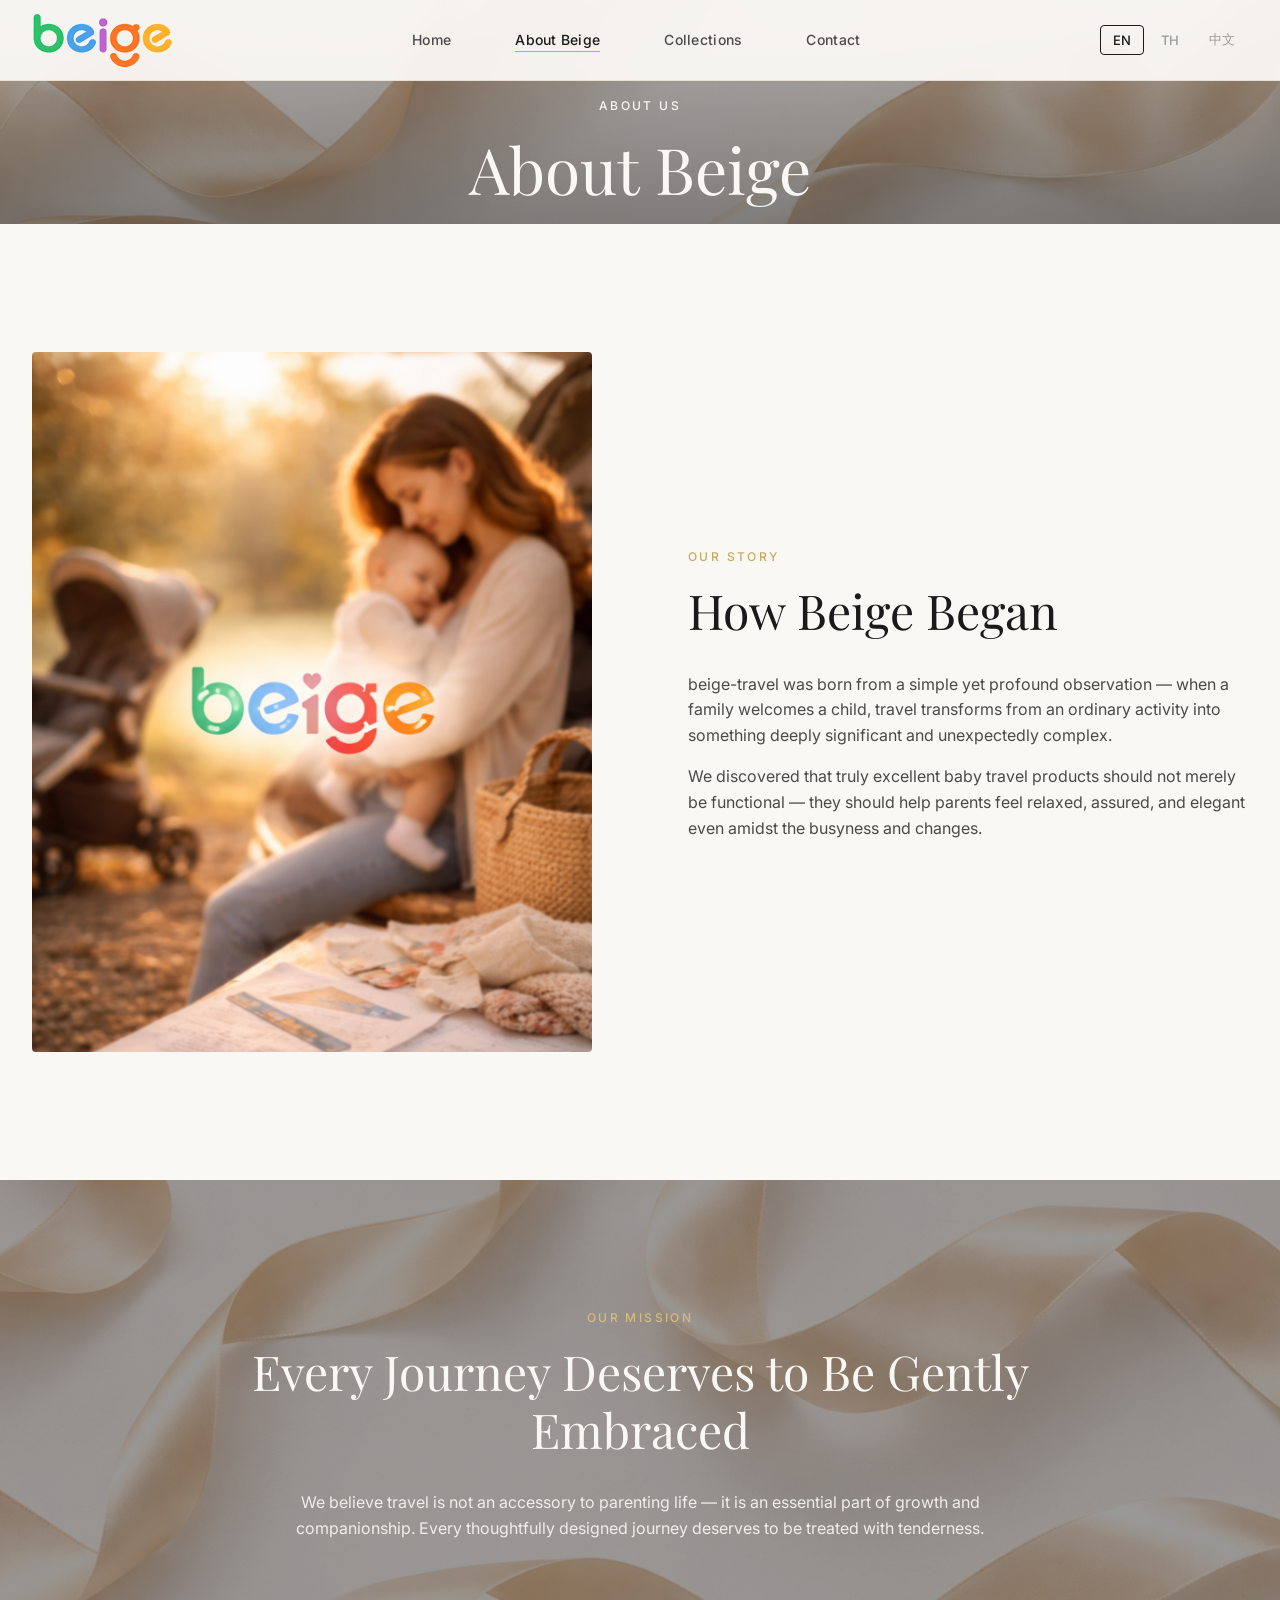
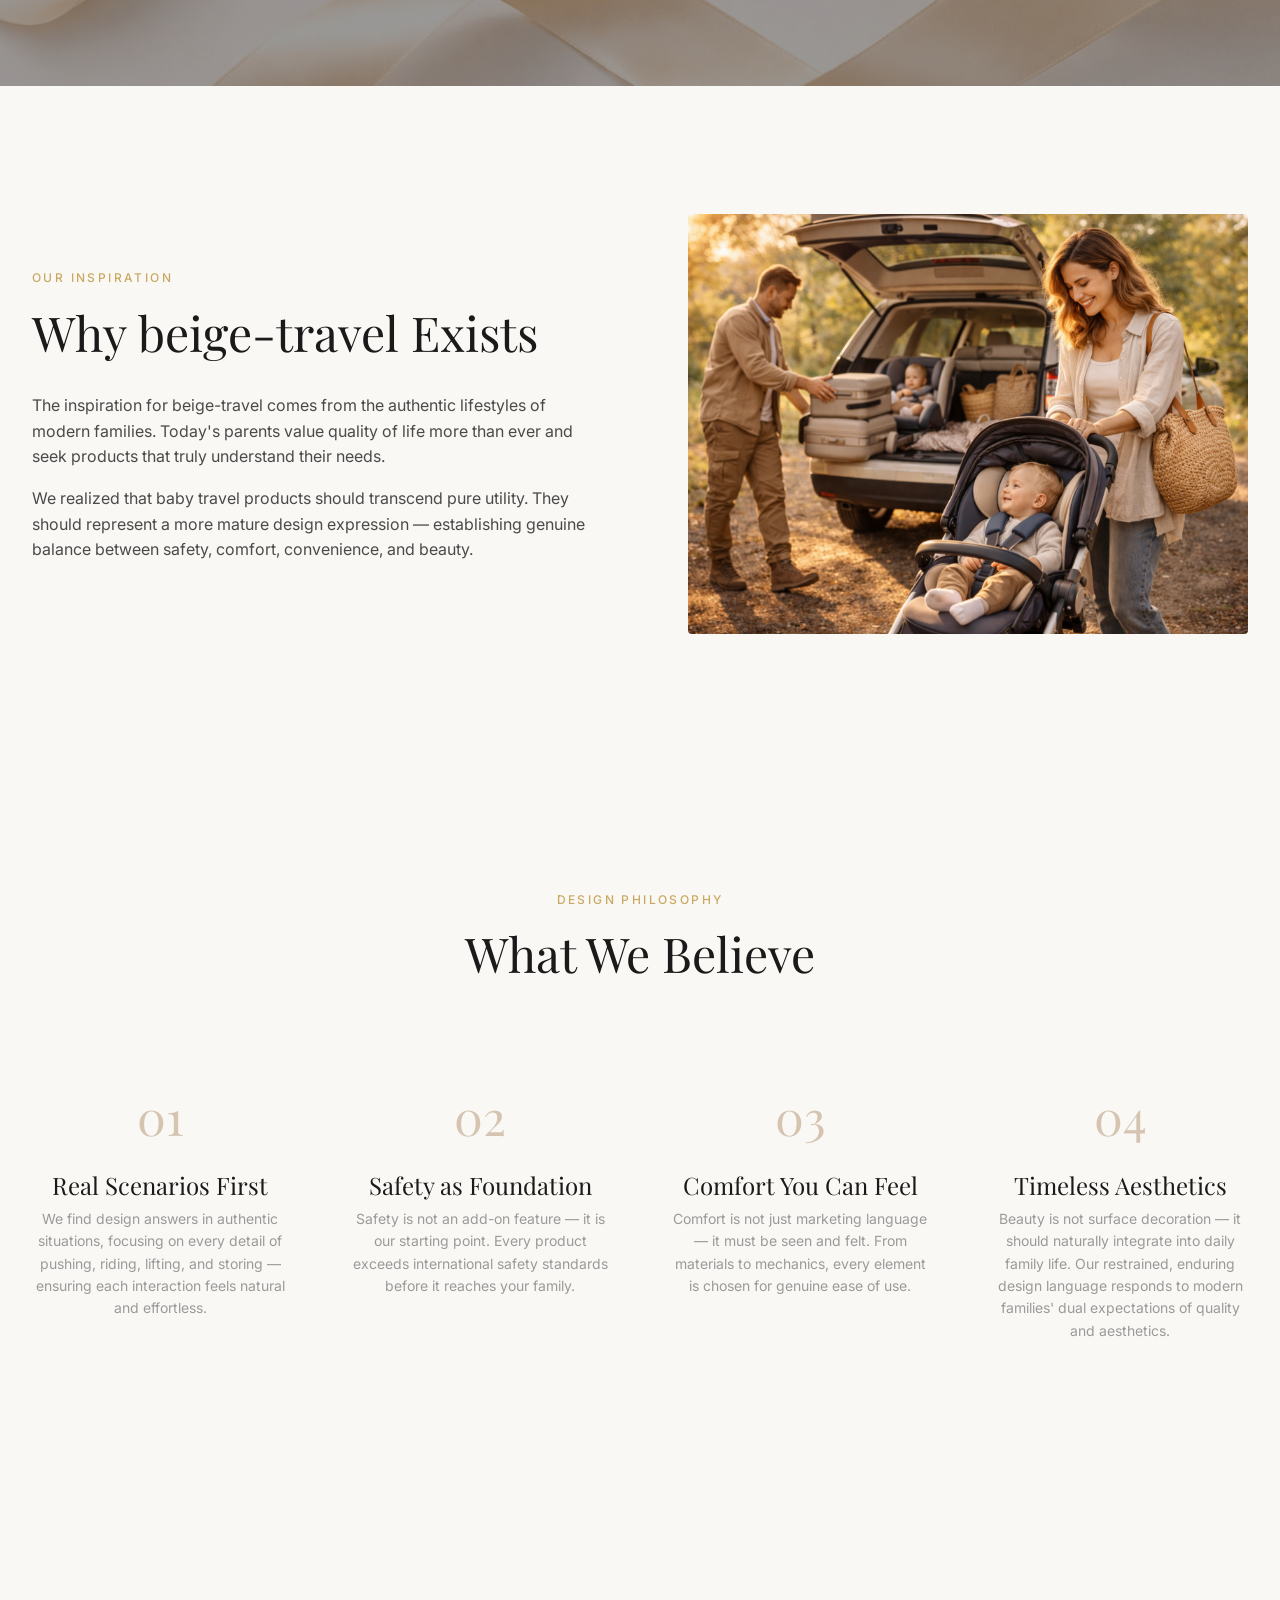
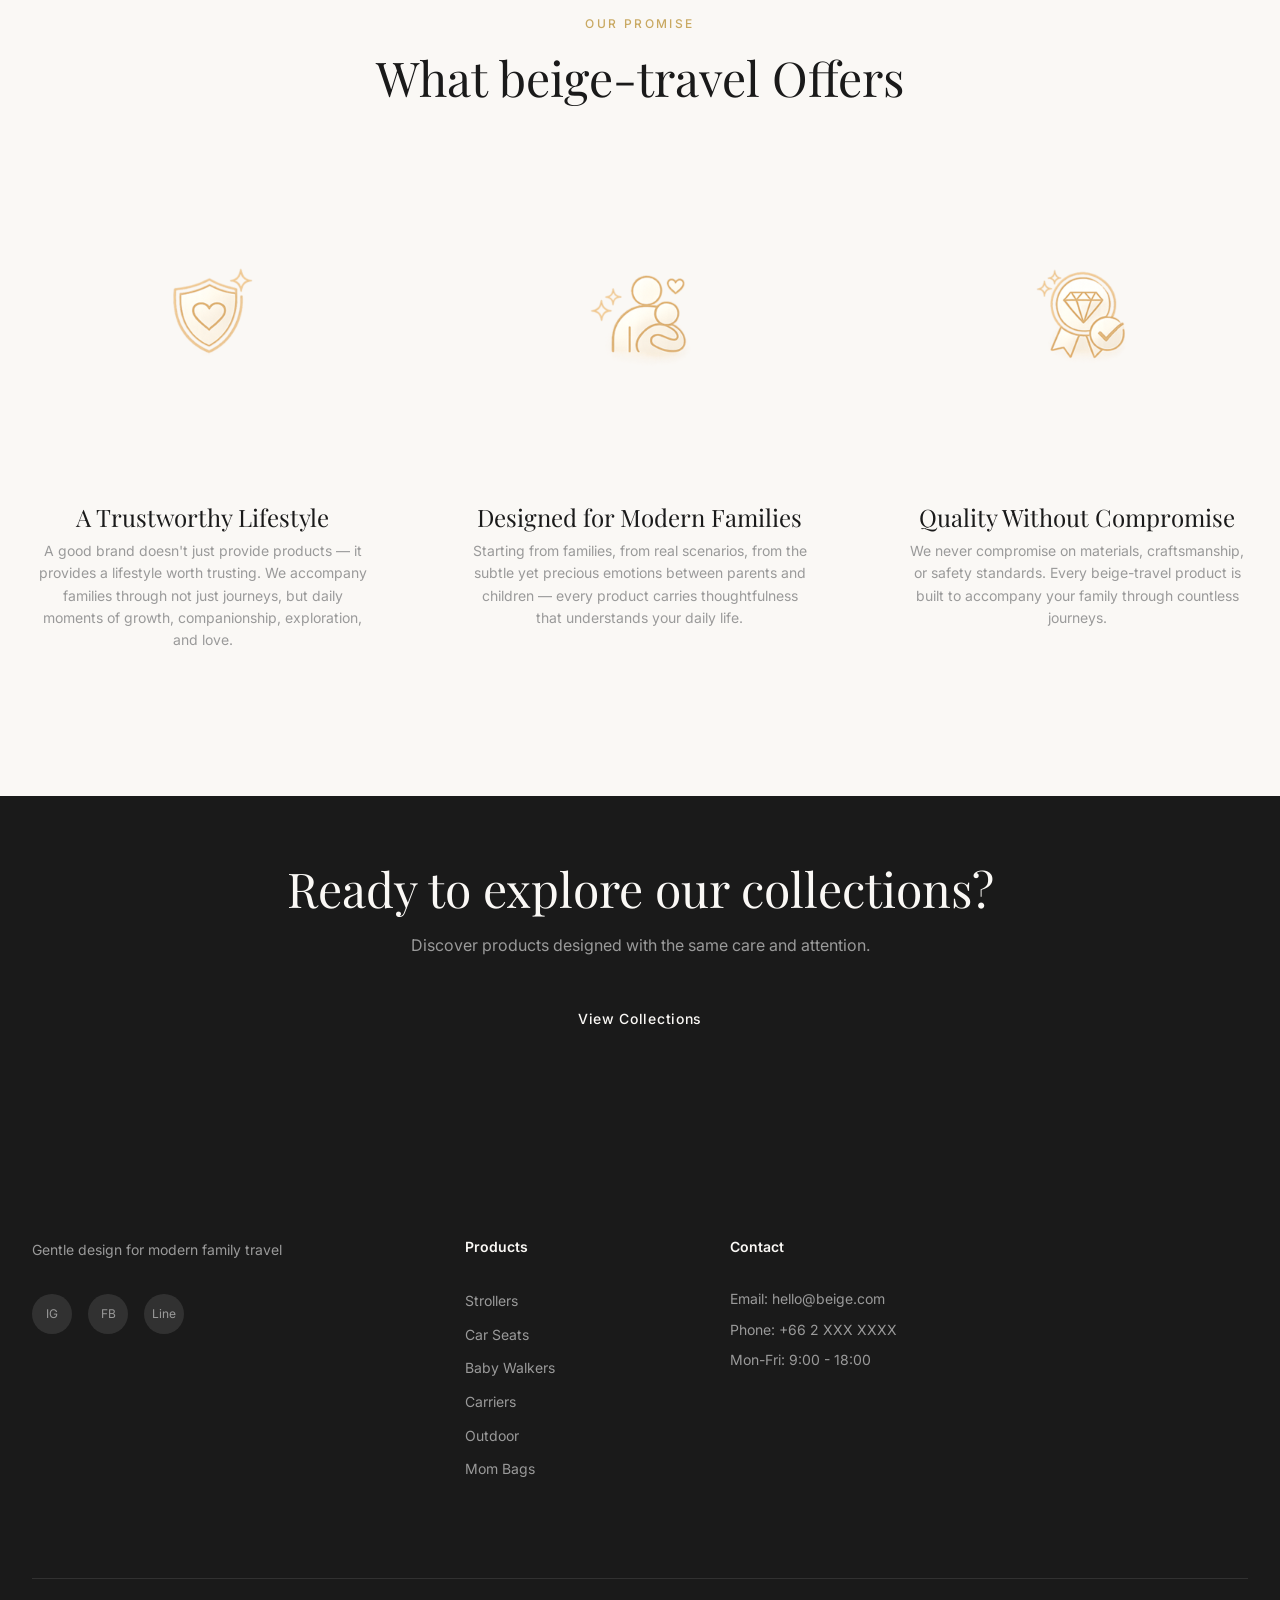
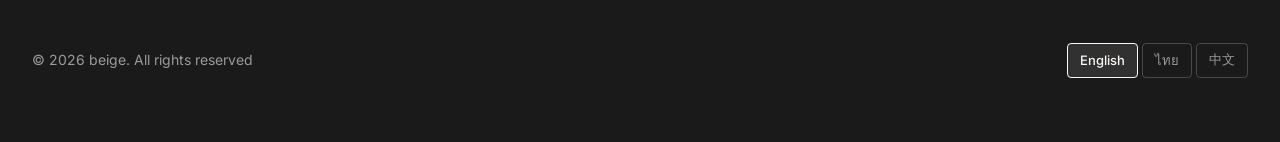
<file: about.html>
<!DOCTYPE html>
<html lang="en">
<head>
    <meta charset="UTF-8">
    <meta name="viewport" content="width=device-width, initial-scale=1.0">
    <title>About Beige | Premium Baby Travel</title>
    <link rel="stylesheet" href="css/style.css">
    <link rel="preconnect" href="https://fonts.googleapis.com">
    <link href="https://fonts.googleapis.com/css2?family=Inter:wght@300;400;500;600&family=Playfair+Display:wght@400;500&family=IBM+Plex+Sans+Thai:wght@300;400;500;600&family=Noto+Sans+SC:wght@300;400;500;600&display=swap" rel="stylesheet">
</head>
<body>
    <!-- Navigation -->
    <nav class="navbar">
        <div class="nav-container">
            <a href="index.html" class="logo">
                <img src="images/beige logo.png?v=20260402" alt="beige" class="logo-img">
            </a>
            
            
            <button class="hamburger-btn" aria-label="Toggle menu">
                <span></span>
                <span></span>
                <span></span>
            </button>
            <div class="mobile-nav-overlay"></div>

            <ul class="nav-menu">
                <li><a href="index.html" data-i18n="nav.home">Home</a></li>
                <li><a href="about.html" class="active" data-i18n="nav.about">About Beige</a></li>
                <li class="dropdown">
                    <a href="collections.html" data-i18n="nav.collections">Collections</a>
                                        <ul class="dropdown-menu">
                        <li><a href="collections.html#strollers" data-i18n="nav.strollers">Strollers</a></li>
                        <li><a href="collections.html#carseats" data-i18n="nav.carseats">Car Seats</a></li>
                        <li><a href="collections.html#walkers" data-i18n="nav.walkers">Baby Walkers</a></li>
                        <li><a href="collections.html#carriers" data-i18n="nav.carriers">Carriers</a></li>
                        <li><a href="collections.html#outdoor" data-i18n="nav.outdoor">Outdoor</a></li>
                        <li><a href="collections.html#mombags" data-i18n="nav.mombags">Mom Bags</a></li>
                    </ul>
                </li>
                <li><a href="contact.html" data-i18n="nav.contact">Contact</a></li>
            </ul>
            
            <div class="nav-actions">
                <div class="lang-switcher">
                    <button class="lang-btn active" data-lang="en">EN</button>
                    <button class="lang-btn" data-lang="th">TH</button>
                    <button class="lang-btn" data-lang="zh">中文</button>
                </div>
                <button class="mobile-toggle" aria-label="Toggle menu">
                    <span></span>
                    <span></span>
                    <span></span>
                </button>
            </div>
        </div>
    </nav>

    <!-- Page Header -->
    <section class="page-header">
        <div class="page-header-bg">
            <img src="images/品牌展示图.png" alt="Brand" class="page-header-img">
        </div>
        <div class="page-header-overlay"></div>
        <div class="container">
            <span class="page-label" data-i18n="about.label">About Us</span>
            <h1 class="page-title" data-i18n="about.title">About Beige</h1>
        </div>
    </section>

    <!-- Brand Story Section -->
    <section class="brand-story">
        <div class="container">
            <div class="story-layout">
                <div class="story-image">
                    <img src="images/BRAND STORY IMAGE.png" alt="Brand Story" class="story-img">
                </div>
                <div class="story-content">
                    <span class="section-label" data-i18n="about.story.label">Our Story</span>
                    <h2 data-i18n="about.story.title">How Beige Began</h2>
                    <div class="story-text">
                        <p data-i18n="about.story.p1">
                            beige-travel was born from a simple yet profound observation — when a family welcomes a child, 
                            travel transforms from an ordinary activity into something deeply significant and unexpectedly complex. 
                            From a daily stroll to a short outing, from a weekend trip to cross-city travel, 
                            parents need to prepare not just supplies, but a sense of security, order, and calm confidence 
                            when facing the unknown.
                        </p>
                        <p data-i18n="about.story.p2">
                            We discovered that truly excellent baby travel products should not merely be "functional" — 
                            they should help parents feel relaxed, assured, and elegant even amidst the busyness and changes. 
                            Thus, beige-travel came to life. It exists not to create more products, 
                            but to craft more complete, comfortable, and aesthetically pleasing travel experiences for modern families.
                        </p>
                    </div>
                </div>
            </div>
        </div>
    </section>

    <!-- Brand Mission Section -->
    <section class="brand-mission">
        <div class="mission-bg">
            <img src="images/使命配图.png" alt="Mission" class="mission-bg-img">
        </div>
        <div class="mission-overlay"></div>
        <div class="container">
            <div class="mission-content">
                <span class="section-label" data-i18n="about.mission.label">Our Mission</span>
                <h2 class="mission-title" data-i18n="about.mission.title">
                    Every Journey Deserves<br>to Be Gently Embraced
                </h2>
                <p class="mission-text" data-i18n="about.mission.text">
                    We believe travel is not an accessory to parenting life — it is an essential part of growth and companionship. 
                    Every thoughtfully designed journey deserves to be treated with tenderness. 
                    beige-travel is dedicated to making family mobility smoother, safer, and more beautiful, 
                    creating precious memories that last a lifetime.
                </p>
            </div>
        </div>
    </section>

    <!-- Inspiration Section -->
    <section class="inspiration">
        <div class="container">
            <div class="inspiration-layout">
                <div class="inspiration-content">
                    <span class="section-label" data-i18n="about.inspiration.label">Our Inspiration</span>
                    <h2 data-i18n="about.inspiration.title">Why beige-travel Exists</h2>
                    <div class="inspiration-text">
                        <p data-i18n="about.inspiration.p1">
                            The inspiration for beige-travel comes from the authentic lifestyles of modern families. 
                            Today's parents value quality of life more than ever and seek products that truly understand their needs. 
                            They want products that are safe yet lightweight; comfortable for baby yet aligned with family aesthetics; 
                            durable in real use yet not merely cold functional assemblies.
                        </p>
                        <p data-i18n="about.inspiration.p2">
                            We realized that baby travel products should transcend pure utility. 
                            They should represent a more mature design expression — establishing genuine balance between safety, 
                            comfort, convenience, and beauty. From the very beginning, beige-travel has been thinking not just 
                            "how to make a product," but "how to make parent-child travel easier" and 
                            "how to make every moment of growth more memorable."
                        </p>
                    </div>
                </div>
                <div class="inspiration-image">
                    <img src="images/Inspiration Image.png" alt="Inspiration" class="inspiration-img">
                </div>
            </div>
        </div>
    </section>

    <!-- Design Philosophy Section -->
    <section class="design-philosophy">
        <div class="container">
            <div class="philosophy-header">
                <span class="section-label" data-i18n="about.philosophy.label">Design Philosophy</span>
                <h2 data-i18n="about.philosophy.title">What We Believe</h2>
            </div>
            
            <div class="philosophy-grid">
                <div class="philosophy-item">
                    <div class="philosophy-number">01</div>
                    <h3 data-i18n="about.philosophy.p1.title">Real Scenarios First</h3>
                    <p data-i18n="about.philosophy.p1.desc">
                        We find design answers in authentic situations, focusing on every detail of pushing, 
                        riding, lifting, and storing — ensuring each interaction feels natural and effortless.
                    </p>
                </div>
                
                <div class="philosophy-item">
                    <div class="philosophy-number">02</div>
                    <h3 data-i18n="about.philosophy.p2.title">Safety as Foundation</h3>
                    <p data-i18n="about.philosophy.p2.desc">
                        Safety is not an add-on feature — it is our starting point. Every product exceeds 
                        international safety standards before it reaches your family.
                    </p>
                </div>
                
                <div class="philosophy-item">
                    <div class="philosophy-number">03</div>
                    <h3 data-i18n="about.philosophy.p3.title">Comfort You Can Feel</h3>
                    <p data-i18n="about.philosophy.p3.desc">
                        Comfort is not just marketing language — it must be seen and felt. 
                        From materials to mechanics, every element is chosen for genuine ease of use.
                    </p>
                </div>
                
                <div class="philosophy-item">
                    <div class="philosophy-number">04</div>
                    <h3 data-i18n="about.philosophy.p4.title">Timeless Aesthetics</h3>
                    <p data-i18n="about.philosophy.p4.desc">
                        Beauty is not surface decoration — it should naturally integrate into daily family life. 
                        Our restrained, enduring design language responds to modern families' dual expectations 
                        of quality and aesthetics.
                    </p>
                </div>
            </div>
        </div>
    </section>

    <!-- Brand Values Section -->
    <section class="brand-values">
        <div class="container">
            <div class="section-header center">
                <span class="section-label" data-i18n="about.values.label">Our Promise</span>
                <h2 class="section-title" data-i18n="about.values.title">What beige-travel Offers</h2>
            </div>
            
            <div class="values-list">
                <div class="value-block">
                    <div class="value-icon-large">
                        <img src="images/ICON1.png" alt="Icon 1" class="about-icon-img">
                    </div>
                    <h3 data-i18n="about.values.v1.title">A Trustworthy Lifestyle</h3>
                    <p data-i18n="about.values.v1.desc">
                        A good brand doesn't just provide products — it provides a lifestyle worth trusting. 
                        We accompany families through not just journeys, but daily moments of growth, 
                        companionship, exploration, and love.
                    </p>
                </div>
                
                <div class="value-block">
                    <div class="value-icon-large">
                        <img src="images/ICON2.png" alt="Icon 2" class="about-icon-img">
                    </div>
                    <h3 data-i18n="about.values.v2.title">Designed for Modern Families</h3>
                    <p data-i18n="about.values.v2.desc">
                        Starting from families, from real scenarios, from the subtle yet precious emotions 
                        between parents and children — every product carries thoughtfulness that understands 
                        your daily life.
                    </p>
                </div>
                
                <div class="value-block">
                    <div class="value-icon-large">
                        <img src="images/ICON3.png" alt="Icon 3" class="about-icon-img">
                    </div>
                    <h3 data-i18n="about.values.v3.title">Quality Without Compromise</h3>
                    <p data-i18n="about.values.v3.desc">
                        We never compromise on materials, craftsmanship, or safety standards. 
                        Every beige-travel product is built to accompany your family through countless journeys.
                    </p>
                </div>
            </div>
        </div>
    </section>

    <!-- CTA Section -->
    <section class="cta-section">
        <div class="container">
            <div class="cta-content">
                <h2 data-i18n="about.cta.title">Ready to explore our collections?</h2>
                <p data-i18n="about.cta.text">Discover products designed with the same care and attention.</p>
                <a href="collections.html" class="btn btn-primary" data-i18n="about.cta.button">View Collections</a>
            </div>
        </div>
    </section>

    <!-- Footer -->
    <footer class="footer">
        <div class="container">
            <div class="footer-grid">
                <div class="footer-brand">
                    <p class="footer-tagline" data-i18n="footer.tagline">Gentle design for modern family travel</p>
                    <div class="social-links">
                        <a href="#" class="social-link">IG</a>
                        <a href="#" class="social-link">FB</a>
                        <a href="#" class="social-link">Line</a>
                    </div>
                </div>
                
                <div class="footer-nav">
                    <h4 data-i18n="footer.products">Products</h4>
                    <ul>
                        <li><a href="#" data-i18n="nav.strollers">Strollers</a></li>
                        <li><a href="#" data-i18n="nav.carseats">Car Seats</a></li>
                        <li><a href="#" data-i18n="nav.walkers">Baby Walkers</a></li>
                        <li><a href="#" data-i18n="nav.carriers">Carriers</a></li>
                        <li><a href="#" data-i18n="nav.outdoor">Outdoor</a></li>
                        <li><a href="#" data-i18n="nav.mombags">Mom Bags</a></li>
                    </ul>
                </div>


                <div class="footer-contact">
                    <h4 data-i18n="footer.contact">Contact</h4>
                    <p data-i18n="footer.email">Email: hello@beige.com</p>
                    <p data-i18n="footer.phone">Phone: +66 2 XXX XXXX</p>
                    <p data-i18n="footer.hours">Mon-Fri: 9:00 - 18:00</p>
                </div>
            </div>
            
            <div class="footer-bottom">
                <p>&copy; 2026 beige. <span data-i18n="footer.rights">All rights reserved.</span></p>
                <div class="footer-lang">
                    <button class="lang-btn-footer active" data-lang="en">English</button>
                    <button class="lang-btn-footer" data-lang="th">ไทย</button>
                    <button class="lang-btn-footer" data-lang="zh">中文</button>
                </div>
            </div>
        </div>
    </footer>

    <script src="js/i18n.js"></script>
    <script src="js/main.js"></script>

    <script>
    document.addEventListener('DOMContentLoaded', function() {
        var hamburger = document.querySelector('.hamburger-btn');
        var navMenu = document.querySelector('.nav-menu');
        var overlay = document.querySelector('.mobile-nav-overlay');
        if (!hamburger || !navMenu) return;
        // Force close on page load
        hamburger.classList.remove('active');
        navMenu.classList.remove('mobile-open');
        if (overlay) {
            overlay.style.display = 'none';
            overlay.classList.remove('active');
        }
        document.body.style.overflow = '';
        if (!overlay) {
            overlay = document.createElement('div');
            overlay.className = 'mobile-nav-overlay';
            document.body.appendChild(overlay);
        }
        function openMenu() {
            hamburger.classList.add('active');
            navMenu.classList.add('mobile-open');
            overlay.classList.add('active');
            overlay.style.display = 'block';
            document.body.style.overflow = 'hidden';
        }
        function closeMenu() {
            hamburger.classList.remove('active');
            navMenu.classList.remove('mobile-open');
            overlay.classList.remove('active');
            setTimeout(function() { overlay.style.display = 'none'; }, 300);
            document.body.style.overflow = '';
        }
        hamburger.addEventListener('click', function() {
            if (navMenu.classList.contains('mobile-open')) closeMenu(); else openMenu();
        });
        overlay.addEventListener('click', closeMenu);
        document.querySelectorAll('.nav-menu .dropdown > a').forEach(function(link) {
            link.addEventListener('click', function(e) {
                if (window.innerWidth > 900) return;
                e.preventDefault();
                var dropdown = link.parentElement;
                document.querySelectorAll('.nav-menu .dropdown.open').forEach(function(d) {
                    if (d !== dropdown) d.classList.remove('open');
                });
                dropdown.classList.toggle('open');
            });
        });
        window.addEventListener('resize', function() {
            if (window.innerWidth > 900) closeMenu();
        });
    });
    </script>

</body>
</html>
</file>
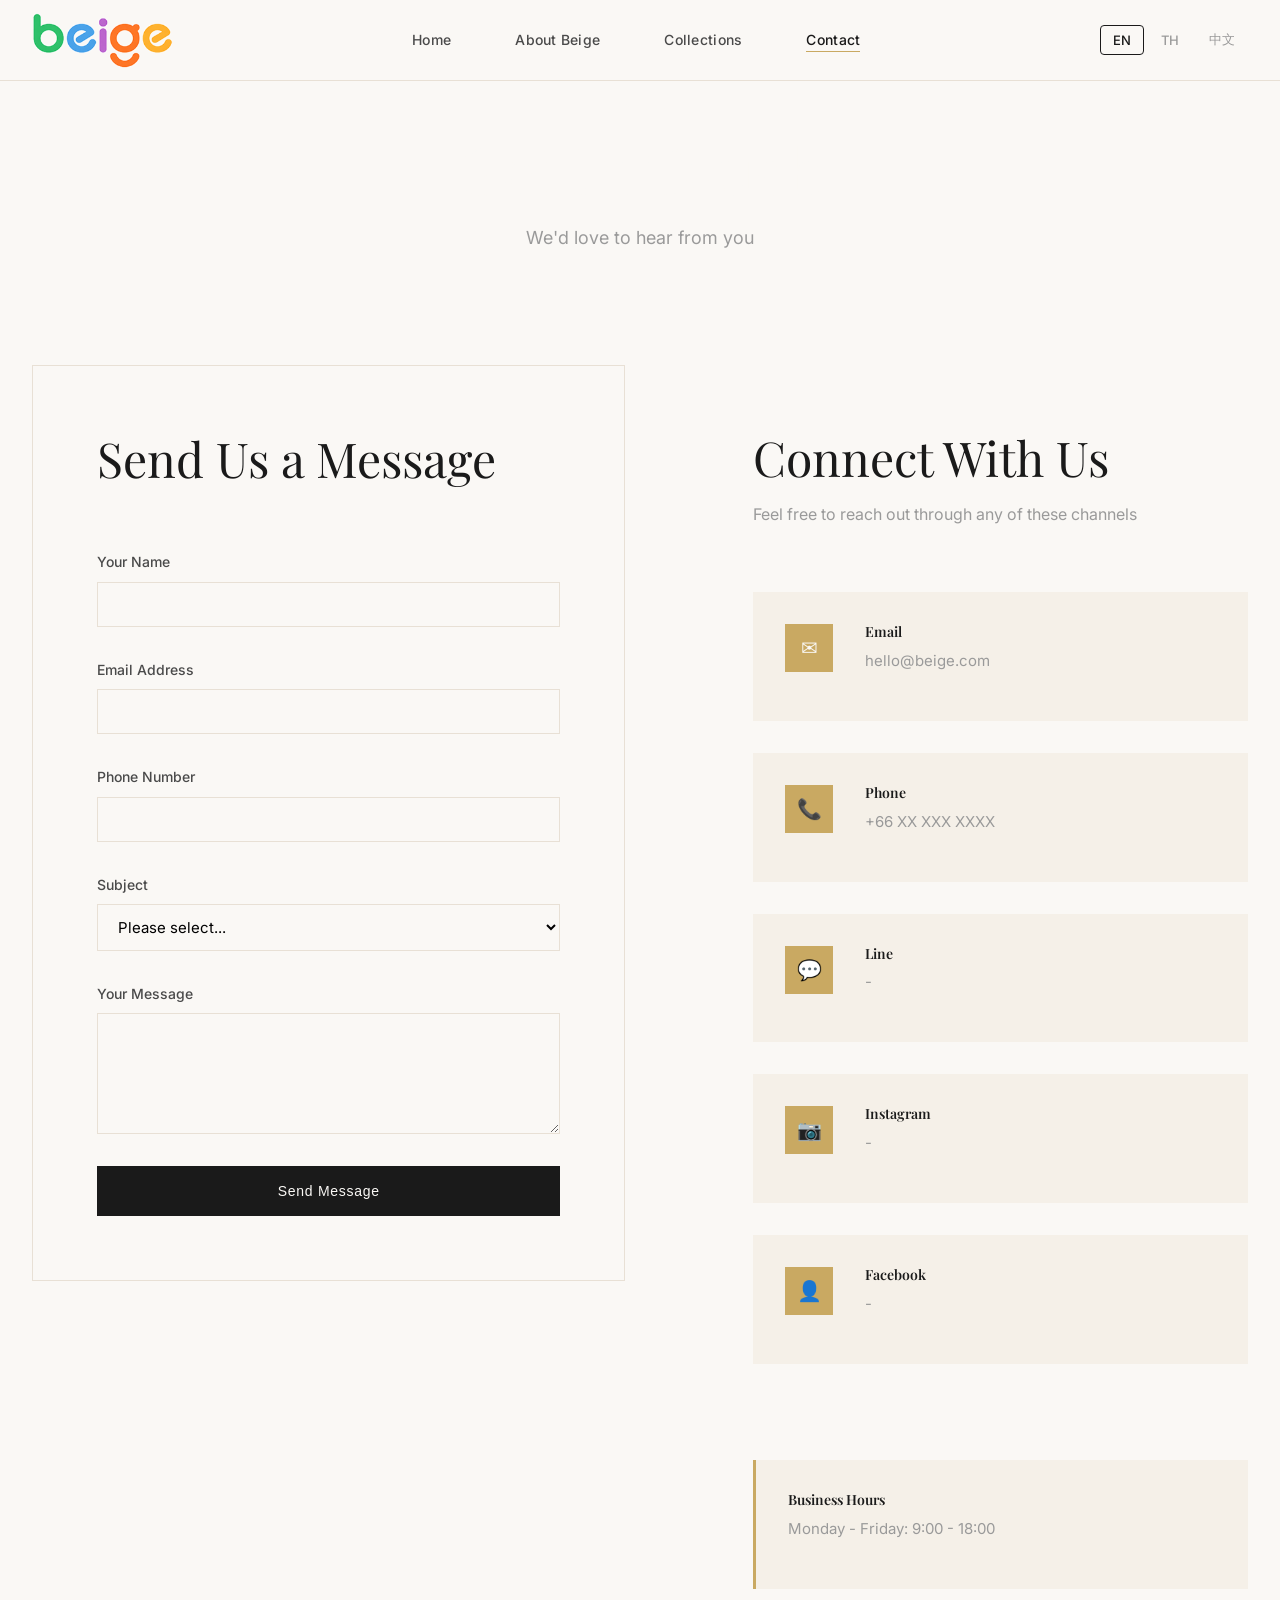
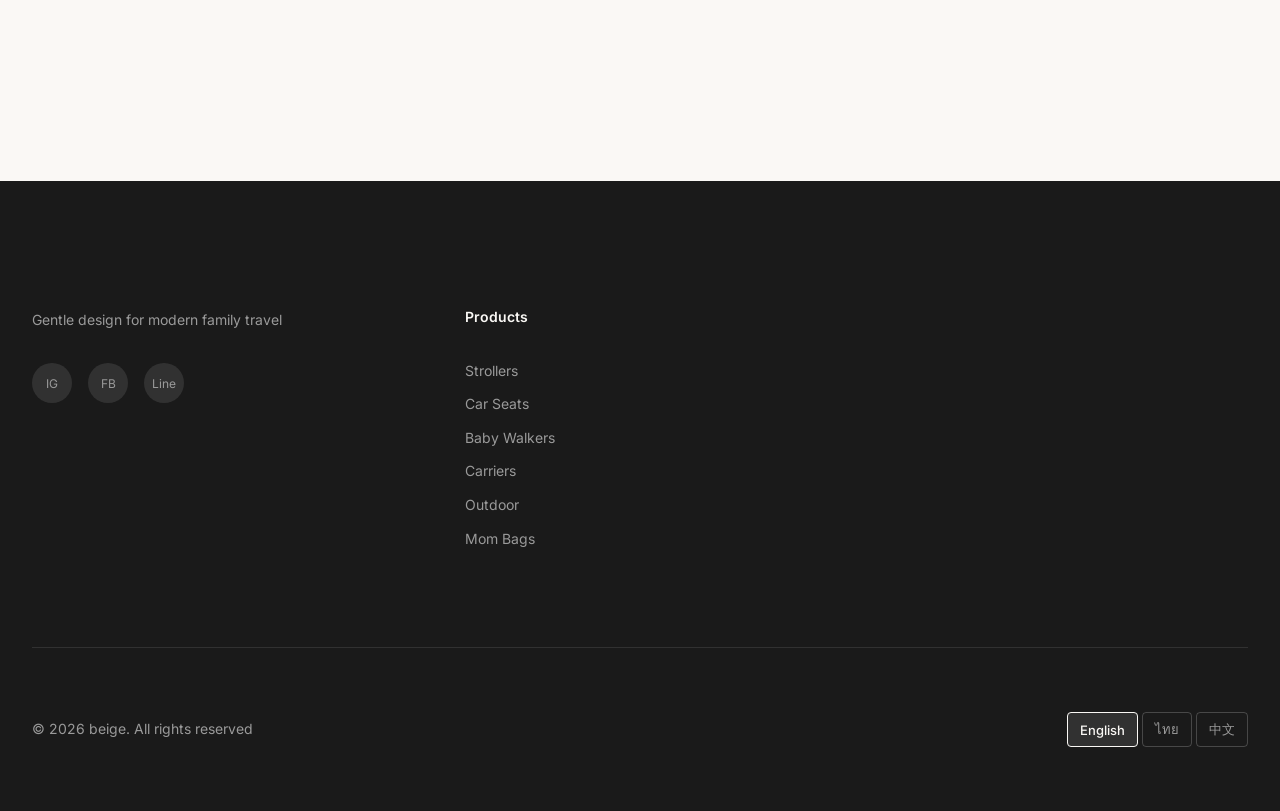
<file: contact.html>
<!DOCTYPE html>
<html lang="en">
<head>
    <meta charset="UTF-8">
    <meta name="viewport" content="width=device-width, initial-scale=1.0">
    <title>Contact Us | beige Premium Baby Travel</title>
    <link rel="stylesheet" href="css/style.css">
    <link rel="preconnect" href="https://fonts.googleapis.com">
    <link href="https://fonts.googleapis.com/css2?family=Inter:wght@300;400;500;600&family=Playfair+Display:wght@400;500&family=IBM+Plex+Sans+Thai:wght@300;400;500;600&family=Noto+Sans+SC:wght@300;400;500;600&display=swap" rel="stylesheet">
</head>
<body>
    <!-- Navigation -->
    <nav class="navbar">
        <div class="nav-container">
            <a href="index.html" class="logo">
                <img src="images/beige logo.png?v=20260402" alt="beige" class="logo-img">
            </a>
            
            
            <button class="hamburger-btn" aria-label="Toggle menu">
                <span></span>
                <span></span>
                <span></span>
            </button>
            <div class="mobile-nav-overlay"></div>

            <ul class="nav-menu">
                <li><a href="index.html" data-i18n="nav.home">Home</a></li>
                <li><a href="about.html" data-i18n="nav.about">About Beige</a></li>
                <li class="dropdown">
                    <a href="collections.html" data-i18n="nav.collections">Collections</a>
                                        <ul class="dropdown-menu">
                        <li><a href="collections.html#strollers" data-i18n="nav.strollers">Strollers</a></li>
                        <li><a href="collections.html#carseats" data-i18n="nav.carseats">Car Seats</a></li>
                        <li><a href="collections.html#walkers" data-i18n="nav.walkers">Baby Walkers</a></li>
                        <li><a href="collections.html#carriers" data-i18n="nav.carriers">Carriers</a></li>
                        <li><a href="collections.html#outdoor" data-i18n="nav.outdoor">Outdoor</a></li>
                        <li><a href="collections.html#mombags" data-i18n="nav.mombags">Mom Bags</a></li>
                    </ul>
                </li>
                <li><a href="contact.html" class="active" data-i18n="nav.contact">Contact</a></li>
            </ul>
            
            <div class="nav-actions">
                <div class="lang-switcher">
                    <button class="lang-btn active" data-lang="en">EN</button>
                    <button class="lang-btn" data-lang="th">TH</button>
                    <button class="lang-btn" data-lang="zh">中文</button>
                </div>
                <button class="mobile-toggle" aria-label="Toggle menu">
                    <span></span>
                    <span></span>
                    <span></span>
                </button>
            </div>
        </div>
    </nav>

    <!-- Page Header -->
    <section class="page-header">
        <div class="container">
            <span class="page-label" data-i18n="contact.pageLabel">Contact Us</span>
            <h1 class="page-title" data-i18n="contact.pageTitle">Get In Touch</h1>
            <p class="page-subtitle" data-i18n="contact.pageSubtitle">We'd love to hear from you</p>
        </div>
    </section>

    <!-- Contact Info Section -->
    <section class="contact-section">
        <div class="container">
            <div class="contact-layout">
                <!-- Contact Form -->
                <div class="contact-form-wrapper">
                    <h2 class="section-title" data-i18n="contact.sendMessage">Send Us a Message</h2>
                    <form class="contact-form" id="contactForm">
                        <div class="form-group">
                            <label for="name" data-i18n="contact.form.name">Your Name</label>
                            <input type="text" id="name" name="name" required>
                        </div>
                        <div class="form-group">
                            <label for="email" data-i18n="contact.form.email">Email Address</label>
                            <input type="email" id="email" name="email" required>
                        </div>
                        <div class="form-group">
                            <label for="phone" data-i18n="contact.form.phone">Phone Number</label>
                            <input type="tel" id="phone" name="phone">
                        </div>
                        <div class="form-group">
                            <label for="subject" data-i18n="contact.form.subject">Subject</label>
                            <select id="subject" name="subject">
                                <option value="" data-i18n="contact.form.selectOption">Please select...</option>
                                <option value="product" data-i18n="contact.form.optionProduct">Product Inquiry</option>
                                <option value="order" data-i18n="contact.form.optionOrder">Order Status</option>
                                <option value="support" data-i18n="contact.form.optionSupport">After-Sales Support</option>
                                <option value="cooperation" data-i18n="contact.form.optionCooperation">Business Cooperation</option>
                                <option value="other" data-i18n="contact.form.optionOther">Other</option>
                            </select>
                        </div>
                        <div class="form-group">
                            <label for="message" data-i18n="contact.form.message">Your Message</label>
                            <textarea id="message" name="message" rows="5" required></textarea>
                        </div>
                        <button type="submit" class="btn btn-primary" data-i18n="contact.form.submit">Send Message</button>
                    </form>
                </div>

                <!-- Contact Info -->
                <div class="contact-info-wrapper">
                    <h2 class="section-title" data-i18n="contact.connectTitle">Connect With Us</h2>
                    <p class="contact-intro" data-i18n="contact.connectIntro">Feel free to reach out through any of these channels</p>
                    
                    <div class="contact-methods">
                        <!-- Email -->
                        <div class="contact-method">
                            <div class="contact-icon">
                                <span>✉</span>
                            </div>
                            <div class="contact-details">
                                <h4 data-i18n="contact.email">Email</h4>
                                <p><a href="mailto:hello@beige.com">hello@beige.com</a></p>
                            </div>
                        </div>

                        <!-- Phone -->
                        <div class="contact-method">
                            <div class="contact-icon">
                                <span>📞</span>
                            </div>
                            <div class="contact-details">
                                <h4 data-i18n="contact.phone">Phone</h4>
                                <p><a href="tel:+66XXXXXXXXX">+66 XX XXX XXXX</a></p>
                            </div>
                        </div>

                        <!-- Line -->
                        <div class="contact-method">
                            <div class="contact-icon">
                                <span>💬</span>
                            </div>
                            <div class="contact-details">
                                <h4>Line</h4>
                                <p>-</p>
                            </div>
                        </div>

                        <!-- Instagram -->
                        <div class="contact-method">
                            <div class="contact-icon">
                                <span>📷</span>
                            </div>
                            <div class="contact-details">
                                <h4>Instagram</h4>
                                <p>-</p>
                            </div>
                        </div>

                        <!-- Facebook -->
                        <div class="contact-method">
                            <div class="contact-icon">
                                <span>👤</span>
                            </div>
                            <div class="contact-details">
                                <h4>Facebook</h4>
                                <p>-</p>
                            </div>
                        </div>
                    </div>

                    <!-- Business Hours -->
                    <div class="business-hours">
                        <h4 data-i18n="contact.hours">Business Hours</h4>
                        <p data-i18n="contact.hoursValue">Monday - Friday: 9:00 - 18:00</p>
                    </div>
                </div>
            </div>
        </div>
    </section>

    <!-- Footer -->
    <footer class="footer">
        <div class="container">
            <div class="footer-grid">
                <div class="footer-brand">
                    <p class="footer-tagline" data-i18n="footer.tagline">Gentle design for modern family travel</p>
                    <div class="social-links">
                        <a href="#" class="social-link" aria-label="Instagram">IG</a>
                        <a href="#" class="social-link" aria-label="Facebook">FB</a>
                        <a href="#" class="social-link" aria-label="Line">Line</a>
                    </div>
                </div>
                <div class="footer-nav">
                    <h4 data-i18n="footer.products">Products</h4>
                    <ul>
                        <li><a href="#" data-i18n="nav.strollers">Strollers</a></li>
                        <li><a href="#" data-i18n="nav.carseats">Car Seats</a></li>
                        <li><a href="#" data-i18n="nav.walkers">Baby Walkers</a></li>
                        <li><a href="#" data-i18n="nav.carriers">Carriers</a></li>
                        <li><a href="#" data-i18n="nav.outdoor">Outdoor</a></li>
                        <li><a href="#" data-i18n="nav.mombags">Mom Bags</a></li>
                    </ul>
                </div>
            </div>
            <div class="footer-bottom">
                <p>© 2026 beige. <span data-i18n="footer.rights">All rights reserved.</span></p>
                <div class="footer-lang">
                    <button class="lang-btn-footer active" data-lang="en">English</button>
                    <button class="lang-btn-footer" data-lang="th">ไทย</button>
                    <button class="lang-btn-footer" data-lang="zh">中文</button>
                </div>
            </div>
        </div>
    </footer>

    <script src="js/i18n.js"></script>
    <script src="js/main.js"></script>

    <script>
    document.addEventListener('DOMContentLoaded', function() {
        var hamburger = document.querySelector('.hamburger-btn');
        var navMenu = document.querySelector('.nav-menu');
        var overlay = document.querySelector('.mobile-nav-overlay');
        if (!hamburger || !navMenu) return;
        // Force close on page load
        hamburger.classList.remove('active');
        navMenu.classList.remove('mobile-open');
        if (overlay) {
            overlay.style.display = 'none';
            overlay.classList.remove('active');
        }
        document.body.style.overflow = '';
        if (!overlay) {
            overlay = document.createElement('div');
            overlay.className = 'mobile-nav-overlay';
            document.body.appendChild(overlay);
        }
        function openMenu() {
            hamburger.classList.add('active');
            navMenu.classList.add('mobile-open');
            overlay.classList.add('active');
            overlay.style.display = 'block';
            document.body.style.overflow = 'hidden';
        }
        function closeMenu() {
            hamburger.classList.remove('active');
            navMenu.classList.remove('mobile-open');
            overlay.classList.remove('active');
            setTimeout(function() { overlay.style.display = 'none'; }, 300);
            document.body.style.overflow = '';
        }
        hamburger.addEventListener('click', function() {
            if (navMenu.classList.contains('mobile-open')) closeMenu(); else openMenu();
        });
        overlay.addEventListener('click', closeMenu);
        document.querySelectorAll('.nav-menu .dropdown > a').forEach(function(link) {
            link.addEventListener('click', function(e) {
                if (window.innerWidth > 900) return;
                e.preventDefault();
                var dropdown = link.parentElement;
                document.querySelectorAll('.nav-menu .dropdown.open').forEach(function(d) {
                    if (d !== dropdown) d.classList.remove('open');
                });
                dropdown.classList.toggle('open');
            });
        });
        window.addEventListener('resize', function() {
            if (window.innerWidth > 900) closeMenu();
        });
    });
    </script>

</body>
</html>
</file>
<file: css/style.css>
/* ========================================
   beige Website - Main Stylesheet
   ======================================== */

/* CSS Variables - Brand Colors
   TODO: Adjust these colors to match your exact brand palette */
:root {
    /* Primary Colors */
    --color-cream: #F5F0E8;
    --color-cream-dark: #E8E0D5;
    --color-warm-white: #FAF8F5;
    --color-beige: #D4C4B0;
    --color-beige-dark: #B8A896;
    
    /* Neutral Colors */
    --color-gray-light: #F2F2F2;
    --color-gray: #9A9A9A;
    --color-gray-dark: #4A4A4A;
    --color-charcoal: #2C2C2C;
    --color-black: #1A1A1A;
    
    /* Accent */
    --color-gold: #C9A962;
    --color-gold-light: #D4BC7E;
    
    /* Functional */
    --color-text: var(--color-charcoal);
    --color-text-light: var(--color-gray);
    --color-bg: var(--color-warm-white);
    --color-border: var(--color-cream-dark);
    
    /* Typography */
    --font-heading: 'Playfair Display', Georgia, serif;
    --font-body: 'Inter', -apple-system, BlinkMacSystemFont, sans-serif;
    
    /* Spacing */
    --space-xs: 0.5rem;
    --space-sm: 1rem;
    --space-md: 2rem;
    --space-lg: 4rem;
    --space-xl: 6rem;
    --space-xxl: 8rem;
    
    /* Container */
    --container-max: 1400px;
    --container-padding: 2rem;
    
    /* Transitions */
    --transition-fast: 0.2s ease;
    --transition-base: 0.3s ease;
    --transition-slow: 0.5s ease;
}

/* ========================================
   Product Media Automation
   ======================================== */

.product-info {
    padding: var(--space-md);
    flex: 1;
    display: flex;
    flex-direction: column;
}

.product-card .product-image,
.related-card-media {
    position: relative;
    overflow: hidden;
    background: #fff;
    display: flex;
    align-items: center;
    justify-content: center;
}

.product-card .product-image {
    aspect-ratio: 4 / 3;
    padding: 14px;
}

.product-card-img,
.related-card-img {
    display: block;
    width: 100%;
    height: 100%;
    max-width: 100%;
    max-height: 100%;
    object-fit: contain;
    object-position: center center;
}

.related-card-media {
    aspect-ratio: 4 / 3;
    margin-bottom: var(--space-sm);
    padding: 14px;
}

.product-card .image-placeholder,
.related-card .image-placeholder,
#mainImagePlaceholder,
#lightboxPlaceholder {
    gap: 0.5rem;
}

.product-card .image-placeholder small,
.related-card .image-placeholder small,
#mainImagePlaceholder small {
    display: block;
    max-width: 85%;
    line-height: 1.45;
}

.product-card .image-placeholder.has-image span,
.product-card .image-placeholder.has-image small,
.related-card .image-placeholder.has-image span,
.related-card .image-placeholder.has-image small,
#mainImagePlaceholder.has-image span,
#mainImagePlaceholder.has-image small,
#lightboxPlaceholder.has-image span,
#lightboxPlaceholder.has-image small {
    display: none;
}

.product-card .image-placeholder.has-image,
.related-card .image-placeholder.has-image {
    display: none !important;
}

#mainImage,
#lightboxImage {
    width: 100%;
    height: 100%;
}

#mainImage {
    object-fit: contain;
}

#lightboxImage {
    object-fit: contain;
}

.main-image {
    cursor: zoom-in;
}

.main-image .image-placeholder.large {
    background: #fff;
}

.main-image .image-placeholder.large.has-image,
.lightbox-content .image-placeholder.large.has-image {
    border-style: solid;
    border-color: rgba(212, 196, 176, 0.45);
}

.related-grid:empty::before {
    content: ' ';
    display: block;
    min-height: 1px;
}

@media (max-width: 768px) {
    .product-card .product-image,
    .related-card-media {
        aspect-ratio: 1 / 1;
    }

    .product-card .image-placeholder small,
    .related-card .image-placeholder small,
    #mainImagePlaceholder small {
        max-width: 90%;
    }
}

/* Reset & Base */
*, *::before, *::after {
    box-sizing: border-box;
    margin: 0;
    padding: 0;
}

html {
    font-size: 16px;
    scroll-behavior: smooth;
}

body {
    font-family: var(--font-body);
    font-weight: 400;
    line-height: 1.6;
    color: var(--color-text);
    background-color: var(--color-bg);
    -webkit-font-smoothing: antialiased;
    -moz-osx-font-smoothing: grayscale;
    margin: 0;
}

img {
    max-width: 100%;
    height: auto;
    display: block;
}

a {
    color: inherit;
    text-decoration: none;
    transition: var(--transition-fast);
}

ul {
    list-style: none;
}

/* Typography */
h1, h2, h3, h4 {
    font-family: var(--font-heading);
    font-weight: 400;
    line-height: 1.2;
    color: var(--color-black);
}

/* Language-specific font adjustments */
body.lang-zh {
    font-family: 'Noto Sans SC', var(--font-body);
}

body.lang-zh h1,
body.lang-zh h2,
body.lang-zh h3,
body.lang-zh h4 {
    font-family: 'Noto Sans SC', var(--font-heading);
    font-weight: 500;
}

body.lang-th {
    font-family: 'Itim', var(--font-body);
    font-weight: 500;
}

body.lang-th h1,
body.lang-th h2,
body.lang-th h3,
body.lang-th h4 {
    font-family: 'Itim', var(--font-heading);
    font-weight: 700;
}

body.lang-th p,
body.lang-th li,
body.lang-th span,
body.lang-th label {
    font-family: 'Itim', var(--font-body);
    font-weight: 500;
}

body.lang-th button,
body.lang-th a {
    font-family: 'Itim', var(--font-body);
    font-weight: 500;
}

h1 { font-size: clamp(2.5rem, 5vw, 4rem); }
h2 { font-size: clamp(2rem, 4vw, 3rem); }
h3 { font-size: clamp(1.25rem, 2vw, 1.5rem); }
h4 { font-size: 1.125rem; }

p {
    margin-bottom: var(--space-sm);
}

/* Layout */
.container {
    max-width: var(--container-max);
    margin: 0 auto;
    padding: 0 var(--container-padding);
}

/* ========================================
   PLACEHOLDER STYLES
   These styles make placeholders visible
   and easy to identify for replacement
   ======================================== */

.image-placeholder,
.logo-placeholder,
.icon-placeholder,
.hero-image-placeholder {
    background: linear-gradient(135deg, var(--color-cream) 0%, var(--color-cream-dark) 100%);
    border: 2px dashed var(--color-beige);
    display: flex;
    flex-direction: column;
    align-items: center;
    justify-content: center;
    color: var(--color-gray);
    font-size: 0.875rem;
    text-align: center;
    padding: var(--space-md);
}

.image-placeholder {
    aspect-ratio: 4/3;
    border-radius: 4px;
}

.image-placeholder.large {
    aspect-ratio: 16/9;
}

.image-placeholder span {
    font-weight: 500;
    color: var(--color-gray-dark);
    margin-bottom: var(--space-xs);
}

.image-placeholder small {
    font-size: 0.75rem;
    color: var(--color-gray);
}

.logo-placeholder {
    padding: var(--space-sm) var(--space-md);
    border-radius: 4px;
    font-weight: 500;
    color: var(--color-gray-dark);
}

.icon-placeholder {
    width: 64px;
    height: 64px;
    border-radius: 50%;
    font-size: 0.75rem;
}

.hero-image-placeholder {
    position: absolute;
    inset: 0;
    aspect-ratio: auto;
    border: none;
    border-radius: 0;
    background: linear-gradient(135deg, #E8E0D5 0%, #D4C4B0 50%, #C9A962 100%);
}

/* ========================================
   NAVIGATION
   ======================================== */

.navbar {
    position: fixed;
    top: 0;
    left: 0;
    right: 0;
    z-index: 1000;
    background: rgba(250, 248, 245, 0.95);
    backdrop-filter: blur(10px);
    border-bottom: 1px solid var(--color-border);
}

.nav-container {
    max-width: var(--container-max);
    margin: 0 auto;
    padding: 0 var(--container-padding);
    display: flex;
    align-items: center;
    justify-content: space-between;
    height: 80px;
}

.logo {
    font-family: var(--font-heading);
    font-size: 1.5rem;
    color: var(--color-black);
}

.logo-img {
    height: 55px;
    width: auto;
}

.footer-logo {
    height: 55px;
    width: auto;
    margin-bottom: var(--space-sm);
}

.nav-menu {
    display: flex;
    align-items: center;
    gap: var(--space-lg);
}

.nav-menu a {
    font-size: 0.875rem;
    font-weight: 500;
    letter-spacing: 0.02em;
    color: var(--color-gray-dark);
    position: relative;
}

.nav-menu a:hover,
.nav-menu a.active {
    color: var(--color-black);
}

.nav-menu a.active::after {
    content: '';
    position: absolute;
    bottom: -4px;
    left: 0;
    right: 0;
    height: 1px;
    background: var(--color-gold);
}

/* Dropdown */
.dropdown {
    position: relative;
}

.dropdown-menu {
    position: absolute;
    top: 100%;
    left: 0;
    margin-top: var(--space-sm);
    background: var(--color-warm-white);
    border: 1px solid var(--color-border);
    border-radius: 4px;
    padding: var(--space-xs) 0;
    min-width: 200px;
    opacity: 0;
    visibility: hidden;
    transform: translateY(-10px);
    transition: var(--transition-base);
}

.dropdown:hover .dropdown-menu {
    opacity: 1;
    visibility: visible;
    transform: translateY(0);
}

.dropdown-menu a {
    display: block;
    padding: var(--space-xs) var(--space-sm);
}

.dropdown-menu a:hover {
    background: var(--color-cream);
}

/* Nav Actions */
.nav-actions {
    display: flex;
    align-items: center;
    gap: var(--space-md);
}

.lang-switcher {
    display: flex;
    align-items: center;
    gap: 4px;
}

.lang-btn,
.lang-btn-footer {
    background: transparent;
    border: 1px solid transparent;
    padding: 6px 12px;
    font-size: 0.8125rem;
    font-weight: 500;
    color: var(--color-gray);
    cursor: pointer;
    border-radius: 4px;
    transition: var(--transition-fast);
    font-family: inherit;
}

.lang-btn:hover,
.lang-btn-footer:hover {
    color: var(--color-black);
    background: var(--color-cream);
}

.lang-btn.active,
.lang-btn-footer.active {
    color: var(--color-black);
    border-color: var(--color-black);
    background: transparent;
}

/* Mobile Toggle */
.mobile-toggle {
    display: none;
    flex-direction: column;
    gap: 5px;
    background: none;
    border: none;
    cursor: pointer;
    padding: var(--space-xs);
}

.mobile-toggle span {
    display: block;
    width: 24px;
    height: 2px;
    background: var(--color-black);
    transition: var(--transition-fast);
}

/* ========================================
   HERO SECTION - Enhanced
   ======================================== */

.hero {
    position: relative;
    height: 80vh;
    min-height: 600px;
    display: flex;
    align-items: center;
    justify-content: center;
    overflow: hidden;
}

.hero-bg {
    position: absolute;
    inset: 0;
    z-index: 0;
}

.hero-bg::after {
    content: '';
    position: absolute;
    inset: 0;
    background: linear-gradient(to bottom, rgba(250, 248, 245, 0.3) 0%, rgba(250, 248, 245, 0.6) 100%);
    z-index: 1;
}

.hero-bg img {
    width: 100%;
    height: 100%;
    object-fit: cover;
}

.hero-content {
    position: relative;
    z-index: 2;
    text-align: center;
    max-width: 900px;
    padding: 0 var(--space-md);
    margin-top: auto;
    margin-bottom: 0;
    padding-top: 80px;
    padding-bottom: 12vh;
}

.hero-tagline {
    font-size: 0.75rem;
    font-weight: 500;
    letter-spacing: 0.3em;
    text-transform: uppercase;
    color: var(--color-gold);
    margin-top: 2rem;
    margin-bottom: 2rem;
    padding: var(--space-xs) var(--space-sm);
    border: 1px solid var(--color-gold);
    display: inline-block;
}
    color: var(--color-gray-dark);
    margin-bottom: var(--space-sm);
}

.hero-title {
    margin-bottom: 0;
    font-size: clamp(3rem, 8vw, 6rem);
    line-height: 1.6;
    letter-spacing: -0.02em;
}

.hero-title span {
    display: block;
    margin-bottom: 2rem;
}

.hero-subtitle {
    font-family: var(--font-body);
    font-weight: 300;
    font-size: 0.5em;
    color: var(--color-gray-dark);
    letter-spacing: 0.1em;
    margin-top: 2rem;
}

.hero-cta {
    margin-top: 5.5rem;
    display: flex;
    justify-content: center;
}

.hero-cta .btn-primary {
    padding: 1.25rem 3rem;
    font-size: 0.875rem;
    letter-spacing: 0.1em;
}

.hero-scroll {
    position: absolute;
    bottom: var(--space-lg);
    left: 50%;
    transform: translateX(-50%);
    display: flex;
    flex-direction: column;
    align-items: center;
    gap: var(--space-xs);
    z-index: 2;
}

.scroll-text {
    font-size: 0.75rem;
    letter-spacing: 0.1em;
    text-transform: uppercase;
    color: var(--color-gray);
}

.scroll-line {
    width: 1px;
    height: 60px;
    background: linear-gradient(to bottom, var(--color-gray), transparent);
}

/* ========================================
   BUTTONS
   ======================================== */

.btn {
    display: inline-flex;
    align-items: center;
    justify-content: center;
    padding: 1rem 2.5rem;
    font-size: 0.875rem;
    font-weight: 500;
    letter-spacing: 0.05em;
    border-radius: 0;
    cursor: pointer;
    transition: var(--transition-base);
    border: 1px solid transparent;
}

.btn-primary {
    background: var(--color-black);
    color: var(--color-warm-white);
}

.btn-primary:hover {
    background: var(--color-charcoal);
}

.btn-outline {
    background: transparent;
    color: var(--color-black);
    border-color: var(--color-black);
}

.btn-outline:hover {
    background: var(--color-black);
    color: var(--color-warm-white);
}

/* ========================================
   LINKS
   ======================================== */

.link-arrow {
    display: inline-flex;
    align-items: center;
    gap: var(--space-xs);
    font-size: 0.875rem;
    font-weight: 500;
    color: var(--color-black);
    position: relative;
}

.link-arrow::after {
    content: '→';
    transition: var(--transition-fast);
}

.link-arrow:hover::after {
    transform: translateX(4px);
}

.link-arrow-sm {
    font-size: 0.8125rem;
    font-weight: 500;
    color: var(--color-gray-dark);
}

.link-arrow-sm:hover {
    color: var(--color-black);
}

/* ========================================
   SECTIONS - COMMON
   ======================================== */

section {
    padding: var(--space-xxl) 0;
}

.section-header {
    margin-bottom: var(--space-lg);
}

.section-header.center {
    text-align: center;
}

.section-label {
    display: block;
    font-size: 0.75rem;
    font-weight: 500;
    letter-spacing: 0.2em;
    text-transform: uppercase;
    color: var(--color-gold);
    margin-bottom: var(--space-sm);
}

.section-title {
    margin-bottom: var(--space-sm);
}

.section-text {
    max-width: 600px;
    color: var(--color-gray-dark);
}

/* ========================================
   PHILOSOPHY SECTION - Enhanced
   ======================================== */

.philosophy {
    background: var(--color-warm-white);
    padding: var(--space-lg) 0;
}

.philosophy-layout {
    display: grid;
    grid-template-columns: 1fr 1fr;
    gap: var(--space-xl);
    align-items: center;
}

.philosophy-image {
    position: relative;
}

.philosophy-image .image-placeholder {
    aspect-ratio: 3/4;
    max-height: 600px;
}

.philosophy-content {
    padding: var(--space-lg);
}

.philosophy-content .section-label {
    margin-bottom: var(--space-md);
}

.philosophy-content .section-title {
    margin-bottom: var(--space-md);
    font-size: clamp(2rem, 4vw, 3rem);
    line-height: 1.2;
}

.philosophy-content .section-text {
    margin-bottom: var(--space-lg);
    color: var(--color-gray-dark);
    line-height: 1.8;
    font-size: 1.0625rem;
}

.philosophy-stats {
    display: grid;
    grid-template-columns: repeat(3, 1fr);
    gap: var(--space-md);
    margin-top: var(--space-xl);
    padding-top: var(--space-lg);
    border-top: 1px solid var(--color-border);
}

.stat-item {
    text-align: center;
}

.stat-number {
    font-family: var(--font-heading);
    font-size: 2.5rem;
    color: var(--color-gold);
    line-height: 1;
    margin-bottom: var(--space-xs);
}

.stat-label {
    font-size: 0.75rem;
    letter-spacing: 0.1em;
    text-transform: uppercase;
    color: var(--color-gray);
}

/* ========================================
   CATEGORIES SECTION - Enhanced
   ======================================== */

.categories {
    background: var(--color-cream);
    padding: var(--space-lg) 0;
}

.categories-grid {
    display: grid;
    grid-template-columns: repeat(4, 1fr);
    gap: var(--space-md);
}

.category-card {
    display: block;
    background: var(--color-warm-white);
    border: 1px solid var(--color-border);
    transition: var(--transition-base);
    position: relative;
    overflow: hidden;
}

.category-card::before {
    content: '';
    position: absolute;
    inset: 0;
    background: linear-gradient(to top, rgba(0,0,0,0.4) 0%, transparent 50%);
    z-index: 1;
    opacity: 0;
    transition: var(--transition-base);
}

.category-card:hover::before {
    opacity: 1;
}

.category-card:hover {
    border-color: var(--color-beige);
    transform: translateY(-8px);
    box-shadow: 0 20px 40px rgba(0,0,0,0.1);
}

.category-image {
    overflow: hidden;
    position: relative;
}

.category-image img,
.category-image .image-placeholder {
    width: 100%;
    aspect-ratio: 3/4;
    object-fit: cover;
    transition: var(--transition-slow);
}

.category-card:hover .category-image img,
.category-card:hover .category-image .image-placeholder {
    transform: scale(1.08);
}

.category-info {
    padding: var(--space-md);
    position: relative;
    z-index: 2;
}

.category-info h3 {
    margin-bottom: var(--space-xs);
    font-size: 1.25rem;
}

.category-info p {
    font-size: 0.875rem;
    color: var(--color-gray);
    margin-bottom: var(--space-sm);
    line-height: 1.6;
}

.category-link {
    display: inline-flex;
    align-items: center;
    gap: var(--space-xs);
    font-size: 0.8125rem;
    font-weight: 500;
    color: var(--color-gold);
    text-transform: uppercase;
    letter-spacing: 0.1em;
    transition: var(--transition-fast);
}

.category-link::after {
    content: '→';
    transition: var(--transition-fast);
}

.category-card:hover .category-link {
    color: var(--color-black);
}

.category-card:hover .category-link::after {
    transform: translateX(4px);
}

/* ========================================
   VALUES SECTION - Enhanced
   ======================================== */

.values {
    background: var(--color-warm-white);
    padding: var(--space-lg) 0;
}

.values-grid {
    display: grid;
    grid-template-columns: repeat(4, 1fr);
    gap: var(--space-lg);
}

.value-item {
    text-align: center;
    padding: var(--space-lg);
    border: 1px solid transparent;
    transition: var(--transition-base);
}

.value-item:hover {
    border-color: var(--color-border);
    background: var(--color-cream);
}

.value-icon {
    margin-bottom: var(--space-sm);
    display: flex;
    justify-content: center;
}

.value-icon-img {
    width: 300px;
    height: auto;
    object-fit: contain;
}

.value-item {
    text-align: center;
}

.value-item h4 {
    margin-bottom: var(--space-xs);
    font-size: 1.125rem;
    font-weight: 500;
}

.value-item p {
    font-size: 0.875rem;
    color: var(--color-gray);
    line-height: 1.6;
}

/* ========================================
   FEATURED PRODUCTS - Enhanced
   ======================================== */

.featured {
    background: var(--color-warm-white);
    padding: var(--space-lg) 0;
}

.featured-grid {
    display: grid;
    grid-template-columns: repeat(3, 1fr);
    gap: var(--space-md);
}

.featured-card {
    background: var(--color-warm-white);
    border: 1px solid var(--color-border);
    transition: var(--transition-base);
    position: relative;
}

.featured-card:hover {
    border-color: var(--color-beige);
    box-shadow: 0 15px 30px rgba(0,0,0,0.08);
}

.featured-card .product-image {
    position: relative;
    overflow: hidden;
}

.featured-card .product-image .image-placeholder,
.featured-card .product-image img {
    width: 100%;
    aspect-ratio: 1/1;
    object-fit: cover;
    max-height: 320px;
    transition: var(--transition-slow);
}

.featured-card:hover .product-image .image-placeholder,
.featured-card:hover .product-image img {
    transform: scale(1.05);
}

.featured-card .product-badge {
    position: absolute;
    top: var(--space-sm);
    left: var(--space-sm);
    background: var(--color-gold);
    color: var(--color-warm-white);
    font-size: 0.625rem;
    font-weight: 600;
    letter-spacing: 0.05em;
    text-transform: uppercase;
    padding: 6px 6px;
    border-radius: 2px;
    min-width: 28px;
    min-height: 28px;
    text-align: center;
    line-height: 1.2;
}

.featured-card h4 {
    padding: var(--space-md) var(--space-md) var(--space-xs);
    font-size: 1.125rem;
    font-weight: 500;
}

.featured-card .product-desc {
    padding: 0 var(--space-md);
    font-size: 0.875rem;
    color: var(--color-gray);
    margin-bottom: var(--space-sm);
}

.featured-card .btn-text {
    display: inline-flex;
    align-items: center;
    gap: var(--space-xs);
    margin: 0 var(--space-md) var(--space-md);
    font-size: 0.8125rem;
    font-weight: 500;
    color: var(--color-gold);
    transition: var(--transition-fast);
}

.featured-card .btn-text:hover {
    color: var(--color-black);
}

.product-badge {
    position: absolute;
    top: var(--space-sm);
    left: var(--space-sm);
    background: var(--color-gold);
    color: var(--color-warm-white);
    font-size: 0.75rem;
    font-weight: 500;
    padding: 0.25rem 0.75rem;
}

.product-info {
    padding: var(--space-md);
}

.product-info h3 {
    margin-bottom: var(--space-xs);
    font-size: 1.125rem;
}

.product-info p {
    font-size: 0.875rem;
    color: var(--color-gray);
    margin-bottom: var(--space-sm);
}

/* ========================================
   QUALITY TEASER
   ======================================== */

.quality-teaser {
    background: var(--color-warm-white);
}

.quality-content {
    display: grid;
    grid-template-columns: 1fr 1fr;
    gap: var(--space-xl);
    align-items: center;
}

.quality-text {
    max-width: 500px;
}

.quality-text .section-title {
    margin-bottom: var(--space-md);
}

.quality-text p {
    color: var(--color-gray-dark);
    margin-bottom: var(--space-md);
}

.quality-images {
    display: grid;
    grid-template-columns: 2fr 1fr;
    gap: var(--space-sm);
}

.quality-img-main .image-placeholder {
    aspect-ratio: 3/4;
}

.quality-img-sub .image-placeholder {
    aspect-ratio: 1;
}

/* ========================================
   LIFESTYLE SECTION
   ======================================== */

.lifestyle {
    position: relative;
    padding: 0;
    height: 80vh;
    min-height: 600px;
}

.lifestyle-bg {
    position: absolute;
    inset: 0;
}

.lifestyle-bg .image-placeholder {
    width: 100%;
    height: 100%;
    aspect-ratio: auto;
}

.lifestyle-bg-img {
    width: 100%;
    height: 100%;
    object-fit: cover;
    object-position: center;
}

.lifestyle-overlay {
    position: absolute;
    inset: 0;
    display: flex;
    align-items: center;
    justify-content: center;
    background: rgba(0, 0, 0, 0.3);
}

.lifestyle-quote {
    max-width: 800px;
    text-align: center;
    color: var(--color-warm-white);
    font-family: var(--font-heading);
    font-size: clamp(1.5rem, 3vw, 2.5rem);
    font-style: italic;
    line-height: 1.4;
    padding: var(--space-md);
}

/* ========================================
   FOOTER
   ======================================== */

.footer {
    background: var(--color-black);
    color: var(--color-gray);
    padding: var(--space-xxl) 0 var(--space-lg);
}

.footer-grid {
    display: grid;
    grid-template-columns: 2fr 1fr 1fr 1.5fr;
    gap: var(--space-xl);
    margin-bottom: var(--space-xl);
}

.footer-brand .logo-placeholder {
    background: rgba(255, 255, 255, 0.1);
    border-color: rgba(255, 255, 255, 0.2);
    color: var(--color-warm-white);
    display: inline-block;
    margin-bottom: var(--space-sm);
}

.footer-tagline {
    font-size: 0.875rem;
    margin-bottom: var(--space-md);
}

.social-links {
    display: flex;
    gap: var(--space-sm);
}

.social-link {
    width: 40px;
    height: 40px;
    background: rgba(255, 255, 255, 0.1);
    border-radius: 50%;
    display: flex;
    align-items: center;
    justify-content: center;
    font-size: 0.75rem;
    transition: var(--transition-fast);
}

.social-link:hover {
    background: var(--color-gold);
    color: var(--color-warm-white);
}

.footer-nav h4,
.footer-contact h4 {
    color: var(--color-warm-white);
    font-family: var(--font-body);
    font-size: 0.875rem;
    font-weight: 600;
    margin-bottom: var(--space-md);
}

.footer-nav ul {
    display: flex;
    flex-direction: column;
    gap: var(--space-xs);
}

.footer-nav a {
    font-size: 0.875rem;
}

.footer-nav a:hover {
    color: var(--color-warm-white);
}

.footer-contact p {
    font-size: 0.875rem;
    margin-bottom: var(--space-xs);
}

.footer-bottom {
    display: flex;
    justify-content: space-between;
    align-items: center;
    padding-top: var(--space-lg);
    border-top: 1px solid rgba(255, 255, 255, 0.1);
}

.footer-bottom p {
    font-size: 0.875rem;
    margin: 0;
}

.footer-lang {
    display: flex;
    gap: 4px;
}

.lang-btn-footer {
    background: transparent;
    border: 1px solid rgba(255,255,255,0.2);
    padding: 6px 12px;
    font-size: 0.8125rem;
    font-weight: 500;
    color: var(--color-gray);
    cursor: pointer;
    border-radius: 4px;
    transition: var(--transition-fast);
}

.lang-btn-footer:hover {
    color: var(--color-warm-white);
    border-color: var(--color-warm-white);
}

.lang-btn-footer.active {
    color: var(--color-warm-white);
    border-color: var(--color-warm-white);
    background: rgba(255,255,255,0.1);
}

/* ========================================
   PAGE HEADER (for inner pages)
   ======================================== */

.page-header {
    position: relative;
    padding-top: calc(80px + var(--space-sm));
    padding-bottom: var(--space-sm);
    text-align: center;
    overflow: hidden;
}

.page-header-bg {
    position: absolute;
    inset: 0;
    z-index: 0;
}

.page-header-img {
    width: 100%;
    height: 100%;
    object-fit: cover;
}

.page-header-overlay {
    position: absolute;
    inset: 0;
    background: linear-gradient(to bottom, rgba(0,0,0,0.3) 0%, rgba(0,0,0,0.5) 100%);
    z-index: 1;
}

.page-header .container {
    position: relative;
    z-index: 2;
}

.page-label {
    display: block;
    font-size: 0.75rem;
    font-weight: 500;
    letter-spacing: 0.2em;
    text-transform: uppercase;
    color: var(--color-warm-white);
    margin-bottom: var(--space-sm);
}

.page-title {
    font-size: clamp(2.5rem, 5vw, 4rem);
    color: var(--color-warm-white);
}

/* ========================================
   ABOUT PAGE - SPECIFIC STYLES
   ======================================== */

.brand-story {
    background: var(--color-warm-white);
}

.story-layout {
    display: grid;
    grid-template-columns: 1fr 1fr;
    gap: var(--space-xl);
    align-items: center;
}

.story-image .image-placeholder {
    aspect-ratio: 4/5;
}

.story-img {
    width: 100%;
    height: auto;
    aspect-ratio: 4/5;
    object-fit: cover;
}

.story-content h2 {
    margin-bottom: var(--space-md);
}

.story-text p {
    color: var(--color-gray-dark);
    margin-bottom: var(--space-sm);
}

/* Mission Section */
.brand-mission {
    position: relative;
    padding: var(--space-xxl) 0;
    text-align: center;
    overflow: hidden;
}

.mission-bg {
    position: absolute;
    inset: 0;
    z-index: 0;
}

.mission-bg-img {
    width: 100%;
    height: 100%;
    object-fit: cover;
}

.mission-overlay {
    position: absolute;
    inset: 0;
    background: rgba(0,0,0,0.4);
    z-index: 1;
}

.mission-content {
    position: relative;
    z-index: 2;
    max-width: 800px;
    margin: 0 auto;
}

.mission-title {
    margin-bottom: var(--space-md);
    color: var(--color-warm-white);
}

.mission-text {
    color: var(--color-warm-white);
    opacity: 0.9;
}

.brand-mission .section-label {
    color: var(--color-gold-light);
}

/* Design Philosophy */
.design-philosophy {
    background: var(--color-warm-white);
}

.philosophy-header {
    text-align: center;
    margin-bottom: var(--space-xl);
}

.philosophy-grid {
    display: grid;
    grid-template-columns: repeat(4, 1fr);
    gap: var(--space-lg);
}

.philosophy-item {
    text-align: center;
}

.philosophy-number {
    font-family: var(--font-heading);
    font-size: 3rem;
    color: var(--color-beige);
    margin-bottom: var(--space-sm);
}

.philosophy-item h3 {
    margin-bottom: var(--space-xs);
}

.philosophy-item p {
    font-size: 0.875rem;
    color: var(--color-gray);
}

/* Design Process */
.design-process {
    background: var(--color-cream);
}

.process-layout {
    display: grid;
    grid-template-columns: 1fr 1fr;
    gap: var(--space-xl);
    align-items: center;
}

.process-content h2 {
    margin-bottom: var(--space-xl);
}

.process-steps {
    display: flex;
    flex-direction: column;
    gap: var(--space-md);
}

.process-step {
    display: flex;
    gap: var(--space-md);
    align-items: flex-start;
}

.step-number {
    width: 40px;
    height: 40px;
    background: var(--color-black);
    color: var(--color-warm-white);
    display: flex;
    align-items: center;
    justify-content: center;
    font-weight: 500;
    flex-shrink: 0;
}

.step-text h4 {
    font-family: var(--font-body);
    font-weight: 600;
    margin-bottom: var(--space-xs);
}

.step-text p {
    font-size: 0.875rem;
    color: var(--color-gray);
    margin: 0;
}

.process-images {
    display: grid;
    grid-template-columns: 2fr 1fr;
    gap: var(--space-sm);
}

.process-img-main .image-placeholder {
    aspect-ratio: 3/4;
}

.process-img-sub .image-placeholder {
    aspect-ratio: 1;
}

/* Brand Values */
.brand-values {
    background: var(--color-warm-white);
}

.values-list {
    display: grid;
    grid-template-columns: repeat(3, 1fr);
    gap: var(--space-xl);
}

.value-block {
    text-align: center;
}

.value-icon-large {
    margin-bottom: var(--space-md);
}

.value-icon-large .icon-placeholder {
    width: 80px;
    height: 80px;
    margin: 0 auto;
}

.about-icon-img {
    width: 80px;
    height: 80px;
    margin: 0 auto;
    object-fit: contain;
}

.value-block h3 {
    margin-bottom: var(--space-xs);
}

.value-block p {
    font-size: 0.875rem;
    color: var(--color-gray);
}

/* Team/Culture */
.team-culture {
    background: var(--color-cream);
}

.culture-layout {
    display: grid;
    grid-template-columns: 1fr 1fr;
    gap: var(--space-xl);
    align-items: center;
}

.culture-content h2 {
    margin-bottom: var(--space-md);
}

.culture-content p {
    color: var(--color-gray-dark);
    margin-bottom: var(--space-sm);
}

.culture-image .image-placeholder {
    aspect-ratio: 4/3;
}

/* CTA Section */
.cta-section {
    background: var(--color-black);
    color: var(--color-warm-white);
    text-align: center;
    padding: var(--space-lg) 0;
}

.cta-content h2 {
    color: var(--color-warm-white);
    margin-bottom: var(--space-sm);
}

.cta-content p {
    color: var(--color-gray);
    margin-bottom: var(--space-md);
}

/* ========================================
   COLLECTIONS PAGE SPECIFIC
   ======================================== */

.page-subtitle {
    font-size: 1.125rem;
    color: var(--color-gray);
    max-width: 600px;
    margin: var(--space-sm) auto 0;
}

/* Category Filter */
.category-filter {
    padding: var(--space-md) 0;
    background: var(--color-cream);
    position: sticky;
    top: 80px;
    z-index: 100;
}

.filter-tabs {
    display: flex;
    justify-content: center;
    gap: var(--space-xs);
    flex-wrap: wrap;
}

.filter-btn {
    background: transparent;
    border: 1px solid var(--color-border);
    padding: 0.75rem 1.5rem;
    font-size: 0.875rem;
    font-weight: 500;
    color: var(--color-gray-dark);
    cursor: pointer;
    transition: var(--transition-fast);
    font-family: inherit;
}

.filter-btn:hover {
    border-color: var(--color-black);
    color: var(--color-black);
}

.filter-btn.active {
    background: var(--color-black);
    border-color: var(--color-black);
    color: var(--color-warm-white);
}

/* Products Section */
.products-section {
    padding: var(--space-xl) 0;
}

.products-grid {
    display: grid;
    grid-template-columns: repeat(auto-fill, minmax(380px, 1fr));
    gap: var(--space-lg);
}

.product-card {
    background: var(--color-warm-white);
    border: 1px solid var(--color-border);
    transition: var(--transition-base);
    display: flex;
    flex-direction: column;
    height: 100%;
}

.product-card:hover {
    border-color: var(--color-beige);
    box-shadow: 0 10px 40px rgba(0,0,0,0.08);
}
    box-shadow: 0 10px 40px rgba(0,0,0,0.08);
}

.product-image {
    position: relative;
    overflow: hidden;
}

.product-image .image-placeholder {
    aspect-ratio: 4/3;
    border: none;
    border-radius: 0;
}

.product-badge {
    position: absolute;
    top: var(--space-sm);
    left: var(--space-sm);
    background: var(--color-gold);
    color: var(--color-warm-white);
    font-size: 0.75rem;
    font-weight: 600;
    padding: 0.375rem 0.875rem;
    text-transform: uppercase;
    letter-spacing: 0.05em;
}

.product-badge.badge-premium {
    background: var(--color-black);
}

.product-badge.badge-safety {
    background: #2E7D32;
}

    padding: var(--space-md);
    flex: 1;
    display: flex;
    flex-direction: column;
    padding: var(--space-md);
    flex: 1;
    display: flex;
    flex-direction: column;
}

.product-category {
    display: block;
    font-size: 0.75rem;
    font-weight: 500;
    letter-spacing: 0.1em;
    text-transform: uppercase;
    color: var(--color-gold);
    margin-bottom: var(--space-xs);
}

.product-info h3 {
    font-size: 1.375rem;
    margin-bottom: var(--space-xs);
}

.product-tagline {
    font-size: 0.9375rem;
    color: var(--color-gray);
    margin-bottom: var(--space-md);
}

.product-features {
    list-style: none;
    margin-bottom: var(--space-md);
}

.product-features li {
    font-size: 0.875rem;
    color: var(--color-gray-dark);
    padding: 0.25rem 0;
    padding-left: 1.25rem;
    position: relative;
}

.product-features li::before {
    content: '✓';
    position: absolute;
    left: 0;
    color: var(--color-gold);
    font-weight: 600;
}

.product-specs {
    padding: var(--space-sm) 0;
    border-top: 1px solid var(--color-border);
    border-bottom: 1px solid var(--color-border);
    margin-bottom: var(--space-md);
}

.product-specs .spec {
    font-size: 0.875rem;
    color: var(--color-gray);
}

.product-actions {
    display: flex;
    gap: var(--space-sm);
}

.product-actions .btn {
    flex: 1;
    padding: 0.875rem 1rem;
    font-size: 0.8125rem;
}

/* Category Info Section */
.category-info {
    background: var(--color-cream);
    padding: var(--space-md) 0;
}

.category-grid {
    display: grid;
    grid-template-columns: repeat(3, 1fr);
    gap: var(--space-md);
}

.category-block {
    text-align: center;
    padding: var(--space-xs);
}

.category-icon {
    margin-bottom: var(--space-xs);
    display: flex;
    justify-content: center;
    align-items: center;
}

.category-icon-img {
    width: 300px;
    height: auto;
    object-fit: contain;
    display: block;
    margin: 0 auto;
}
    display: block;
}

.category-block h3 {
    margin-bottom: var(--space-sm);
}

.category-block p {
    font-size: 0.9375rem;
    color: var(--color-gray);
}

/* Inspiration Section (About page) */
.inspiration {
    background: var(--color-warm-white);
    padding: var(--space-xxl) 0;
}

.inspiration-layout {
    display: grid;
    grid-template-columns: 1fr 1fr;
    gap: var(--space-xl);
    align-items: center;
}

.inspiration-content h2 {
    margin-bottom: var(--space-md);
}

.inspiration-text p {
    color: var(--color-gray-dark);
    margin-bottom: var(--space-sm);
}

.inspiration-image .image-placeholder {
    aspect-ratio: 4/3;
}

.inspiration-img {
    width: 100%;
    height: auto;
    aspect-ratio: 4/3;
    object-fit: cover;
}

/* ========================================
   PRODUCT DETAIL PAGE
   ======================================== */

.product-detail {
    padding: calc(var(--space-xl) + 80px) 0 var(--space-xl);
}

.product-detail-layout {
    display: grid;
    grid-template-columns: 1fr 1fr;
    gap: var(--space-xl);
}

.product-images {
    position: sticky;
    top: 120px;
    height: fit-content;
}

/* Gallery layout */
.gallery-wrapper {
    position: relative;
    display: flex;
    align-items: center;
    gap: 0;
}

.gallery-btn {
    position: absolute;
    top: 50%;
    transform: translateY(-50%);
    z-index: 10;
    background: rgba(255,255,255,0.85);
    border: 1.5px solid var(--color-gold);
    color: var(--color-gold);
    font-size: 1.75rem;
    font-weight: 300;
    width: 40px;
    height: 40px;
    border-radius: 50%;
    cursor: pointer;
    display: flex;
    align-items: center;
    justify-content: center;
    transition: background 0.2s ease, color 0.2s ease;
    line-height: 1;
}

.gallery-btn:hover {
    background: var(--color-gold);
    color: #fff;
}

.gallery-prev { left: -20px; }
.gallery-next { right: -20px; }

.main-image {
    width: 100%;
}

.main-image .image-placeholder.large {
    width: 100%;
    aspect-ratio: 1 / 1;
    max-width: 600px;
    margin: 0 auto;
    min-height: 400px;
    display: flex;
    align-items: center;
    justify-content: center;
    border-radius: 12px;
}

/* IMG 4 is 750×1000 — portrait 3:4 */
.main-image .image-placeholder.large.img-portrait {
    aspect-ratio: 3 / 4;
    max-width: 450px;
}

.gallery-indicator {
    display: flex;
    justify-content: center;
    gap: 8px;
    margin-top: 16px;
}

.indicator-dot {
    width: 8px;
    height: 8px;
    border-radius: 50%;
    background: #d4c4b0;
    cursor: pointer;
    transition: background 0.2s ease, transform 0.2s ease;
}

.indicator-dot.active {
    background: var(--color-gold);
    transform: scale(1.3);
}

.product-info-detail {
    padding: var(--space-md) 0;
}

.product-info-detail .product-category {
    color: var(--color-gold);
    font-size: 0.875rem;
    font-weight: 500;
    text-transform: uppercase;
    letter-spacing: 0.1em;
    margin-bottom: var(--space-sm);
}

.product-name {
    font-size: 2.5rem;
    margin-bottom: var(--space-sm);
}

.product-tagline {
    font-size: 1.125rem;
    color: var(--color-gray);
    margin-bottom: var(--space-lg);
}

.product-highlights {
    background: var(--color-cream);
    padding: var(--space-md);
    margin-bottom: var(--space-lg);
}

.highlight-item {
    display: flex;
    align-items: center;
    gap: var(--space-sm);
    padding: var(--space-xs) 0;
}

.highlight-icon {
    color: var(--color-gold);
    font-weight: 600;
}

.product-specs-detail,
.product-features-detail {
    margin-bottom: var(--space-lg);
}

.product-specs-detail h3,
.product-features-detail h3 {
    font-size: 1.125rem;
    margin-bottom: var(--space-md);
    padding-bottom: var(--space-xs);
    border-bottom: 1px solid var(--color-border);
}

.specs-grid {
    display: grid;
    grid-template-columns: repeat(2, 1fr);
    gap: var(--space-sm);
}

.spec-item {
    display: flex;
    flex-direction: column;
    padding: var(--space-sm);
    background: var(--color-warm-white);
    border: 1px solid var(--color-border);
}

.spec-label {
    font-size: 0.75rem;
    color: var(--color-gray);
    text-transform: uppercase;
    letter-spacing: 0.05em;
    margin-bottom: 0.25rem;
}

.spec-value {
    font-weight: 500;
    color: var(--color-black);
}

.features-list {
    list-style: none;
}

.features-list li {
    padding: 0.75rem 0;
    padding-left: 1.5rem;
    position: relative;
    border-bottom: 1px solid var(--color-border-light);
}

.features-list li::before {
    content: '•';
    position: absolute;
    left: 0.5rem;
    color: var(--color-gold);
}

.product-actions-detail {
    display: flex;
    gap: var(--space-md);
    padding-top: var(--space-md);
    border-top: 1px solid var(--color-border);
}

.product-actions-detail .btn-large {
    flex: 1;
    padding: 1rem 2rem;
    font-size: 1rem;
}

/* Coupon Box */
.coupon-box {
    background: var(--color-cream);
    border: 2px dashed var(--color-beige);
    padding: var(--space-md);
    margin-bottom: var(--space-lg);
    border-radius: 4px;
}

.coupon-box label {
    display: block;
    font-size: 0.875rem;
    font-weight: 500;
    margin-bottom: var(--space-xs);
    color: var(--color-black);
}

.coupon-input-group {
    display: flex;
    gap: var(--space-sm);
}

.coupon-input {
    flex: 1;
    padding: 0.75rem 1rem;
    border: 1px solid var(--color-border);
    background: var(--color-warm-white);
    font-family: inherit;
    font-size: 0.9375rem;
}

.coupon-input:focus {
    outline: none;
    border-color: var(--color-gold);
}

.coupon-note {
    font-size: 0.75rem;
    color: var(--color-gray);
    margin-top: var(--space-xs);
    margin-bottom: 0;
}

/* Buy Buttons */
.buy-btn {
    display: flex;
    align-items: center;
    justify-content: center;
    gap: var(--space-sm);
}

.btn-secondary {
    background: var(--color-black);
    color: var(--color-warm-white);
    border: 1px solid var(--color-black);
}

.btn-secondary:hover {
    background: transparent;
    color: var(--color-black);
}

.back-link {
    margin-top: var(--space-md);
    text-align: center;
}

/* Related Products */
.related-products {
    background: var(--color-cream);
    padding: var(--space-xxl) 0;
}

.related-grid {
    display: grid;
    grid-template-columns: repeat(2, 1fr);
    gap: var(--space-lg);
    max-width: 800px;
    margin: 0 auto;
}

.related-card {
    background: var(--color-warm-white);
    padding: var(--space-md);
    text-align: center;
    border: 1px solid var(--color-border);
}

.related-card .image-placeholder {
    aspect-ratio: 4/3;
    margin-bottom: var(--space-sm);
}

.related-card h4 {
    margin-bottom: var(--space-sm);
}

/* ========================================
   RESPONSIVE DESIGN
   ======================================== */

@media (max-width: 1024px) {
    .philosophy-layout {
        grid-template-columns: 1fr;
        gap: var(--space-lg);
    }
    
    .philosophy-image {
        order: -1;
        max-width: 600px;
        margin: 0 auto;
    }
    
    .philosophy-stats {
        grid-template-columns: repeat(3, 1fr);
    }
    
    .categories-grid {
        grid-template-columns: repeat(2, 1fr);
    }
    
    .featured-grid {
        grid-template-columns: repeat(2, 1fr);
    }
    
    .values-grid {
        grid-template-columns: repeat(2, 1fr);
    }
    
    .products-grid,
    .values-list {
        grid-template-columns: repeat(2, 1fr);
    }
    
    .quality-content,
    .story-layout,
    .process-layout,
    .culture-layout,
    .inspiration-layout {
        grid-template-columns: 1fr;
    }
    
    .quality-images,
    .process-images,
    .inspiration-image {
        order: -1;
    }
    
    .category-grid {
        grid-template-columns: 1fr;
        gap: var(--space-md);
    }
}

@media (max-width: 768px) {
    :root {
        --container-padding: 1.5rem;
    }
    
    .nav-menu {
        display: none;
        position: absolute;
        top: 80px;
        left: 0;
        right: 0;
        background: var(--color-warm-white);
        flex-direction: column;
        padding: var(--space-md);
        border-bottom: 1px solid var(--color-border);
    }
    
    .nav-menu.active {
        display: flex;
    }
    
    .mobile-toggle {
        display: flex;
    }
    
    .categories-grid,
    .values-grid,
    .philosophy-grid,
    .products-grid,
    .values-list {
        grid-template-columns: 1fr;
    }
    
    .footer-grid {
        grid-template-columns: 1fr 1fr;
        gap: var(--space-lg);
    }
    
    .footer-bottom {
        flex-direction: column;
        gap: var(--space-sm);
        text-align: center;
    }
}

@media (max-width: 768px) {
    .product-detail-layout {
        grid-template-columns: 1fr;
    }
    
    .product-images {
        position: relative;
        top: 0;
    }
    
    .product-name {
        font-size: 1.75rem;
    }
    
    .product-actions-detail {
        flex-direction: column;
    }
    
    .related-grid {
        grid-template-columns: 1fr;
    }
}

@media (max-width: 480px) {
    .footer-grid {
        grid-template-columns: 1fr;
    }
    
    .quality-images,
    .process-images {
        grid-template-columns: 1fr;
    }
}

/* ========================================
   CONTACT PAGE
   ======================================== */

.page-header + .contact-section {
    padding-top: var(--space-xl);
}

.contact-layout {
    display: grid;
    grid-template-columns: 1.2fr 1fr;
    gap: var(--space-xxl);
    align-items: start;
}

.contact-form-wrapper {
    background: var(--color-warm-white);
    padding: var(--space-lg);
    border: 1px solid var(--color-border);
}

.contact-form-wrapper h2 {
    margin-bottom: var(--space-lg);
}

.contact-form {
    display: flex;
    flex-direction: column;
    gap: var(--space-md);
}

.form-group {
    display: flex;
    flex-direction: column;
    gap: var(--space-xs);
}

.form-group label {
    font-size: 0.875rem;
    font-weight: 500;
    color: var(--color-gray-dark);
}

.form-group input,
.form-group select,
.form-group textarea {
    padding: 0.75rem 1rem;
    border: 1px solid var(--color-border);
    background: var(--color-warm-white);
    font-family: inherit;
    font-size: 0.9375rem;
    transition: var(--transition-fast);
}

.form-group input:focus,
.form-group select:focus,
.form-group textarea:focus {
    outline: none;
    border-color: var(--color-gold);
}

.form-group textarea {
    resize: vertical;
    min-height: 120px;
}

.contact-info-wrapper {
    padding: var(--space-lg) 0;
}

.contact-info-wrapper h2 {
    margin-bottom: var(--space-sm);
}

.contact-intro {
    color: var(--color-gray);
    margin-bottom: var(--space-lg);
}

.contact-methods {
    display: flex;
    flex-direction: column;
    gap: var(--space-md);
    margin-bottom: var(--space-xl);
}

.contact-method {
    display: flex;
    align-items: flex-start;
    gap: var(--space-md);
    padding: var(--space-md);
    background: var(--color-cream);
    transition: var(--transition-base);
}

.contact-method:hover {
    background: var(--color-warm-white);
    box-shadow: 0 4px 12px rgba(0,0,0,0.05);
}

.contact-icon {
    width: 48px;
    height: 48px;
    display: flex;
    align-items: center;
    justify-content: center;
    background: var(--color-gold);
    color: var(--color-warm-white);
    font-size: 1.25rem;
    flex-shrink: 0;
}

.contact-details h4 {
    font-size: 0.875rem;
    font-weight: 600;
    margin-bottom: var(--space-xs);
    color: var(--color-black);
}

.contact-details p,
.contact-details a {
    font-size: 0.9375rem;
    color: var(--color-gray);
}

.contact-details a:hover {
    color: var(--color-gold);
}

.business-hours {
    padding: var(--space-md);
    background: var(--color-cream);
    border-left: 3px solid var(--color-gold);
}

.business-hours h4 {
    font-size: 0.875rem;
    font-weight: 600;
    margin-bottom: var(--space-xs);
}

.business-hours p {
    font-size: 0.9375rem;
    color: var(--color-gray);
}

/* Responsive */
@media (max-width: 768px) {
    .contact-layout {
        grid-template-columns: 1fr;
    }
    
    .contact-info-wrapper {
        order: -1;
    }
}

/* About Page Images */
.story-img {
    width: 100%;
    height: auto;
    border-radius: 4px;
}

.mission-bg-img {
    width: 100%;
    height: 100%;
    object-fit: cover;
}

.inspiration-img {
    width: 100%;
    height: auto;
    border-radius: 4px;
}

.about-icon-img {
    width: 100%;
    height: auto;
    max-width: 300px;
    margin: 0 auto;
}

.value-block {
    text-align: center;
}

.value-icon-large {
    margin-bottom: var(--space-md);
}

/* Pagination */
.pagination {
    display: flex;
    flex-direction: column;
    align-items: center;
    margin-top: var(--space-xl);
    gap: var(--space-md);
}

.pagination-controls {
    display: flex;
    align-items: center;
    gap: var(--space-xs);
}

.pagination-btn {
    display: flex;
    align-items: center;
    justify-content: center;
    min-width: 44px;
    height: 44px;
    padding: 0 var(--space-sm);
    border: 1px solid var(--color-border);
    background: var(--color-warm-white);
    border-radius: 8px;
    cursor: pointer;
    transition: all 0.2s ease;
    font-size: 0.9375rem;
    color: var(--color-text);
}

.pagination-btn:hover:not(:disabled) {
    border-color: var(--color-beige);
    background: var(--color-cream);
}

.pagination-btn:disabled {
    opacity: 0.4;
    cursor: not-allowed;
}

.pagination-btn.active {
    background: var(--color-beige);
    border-color: var(--color-beige);
    color: var(--color-white);
    font-weight: 500;
}

.pagination-btn.page-number {
    font-weight: 400;
}

.pagination-ellipsis {
    padding: 0 var(--space-xs);
    color: var(--color-gray);
}

.pagination-info {
    font-size: 0.875rem;
    color: var(--color-gray);
    text-align: center;
}

/* Product Grid */
.products-grid {
    display: grid;
    grid-template-columns: repeat(auto-fill, minmax(280px, 1fr));
    gap: var(--space-lg);
}

@media (max-width: 768px) {
    .products-grid {
        grid-template-columns: 1fr;
    }
    
    .pagination-btn {
        min-width: 36px;
        height: 36px;
    }
}

/* Product Card - Unified Layout */
.product-card {
    background: var(--color-warm-white);
    border: 1px solid var(--color-border);
    border-radius: 12px;
    overflow: hidden;
    display: flex;
    flex-direction: column;
    transition: all 0.3s ease;
}

.product-card:hover {
    border-color: var(--color-beige);
    box-shadow: 0 8px 24px rgba(0,0,0,0.08);
}

.product-card .product-image {
    position: relative;
    aspect-ratio: 1/1;
    background: var(--color-cream);
    overflow: hidden;
}

.product-card .product-info {
    padding: 1.25rem;
    display: flex;
    flex-direction: column;
    flex: 1;
}

.product-card .product-category {
    font-size: 0.75rem;
    text-transform: uppercase;
    letter-spacing: 0.05em;
    color: var(--color-gray);
    margin-bottom: 0.5rem;
}

.product-card h3 {
    font-size: 1.125rem;
    font-weight: 500;
    margin-bottom: 0.75rem;
    color: var(--color-text);
}

.product-card .product-features {
    list-style: none;
    padding: 0;
    margin: 0 0 0.75rem 0;
    flex: 1;
}

.product-card .product-features li {
    font-size: 0.875rem;
    color: var(--color-gray);
    padding: 0.25rem 0;
    padding-left: 1rem;
    position: relative;
}

.product-card .product-features li::before {
    content: "•";
    position: absolute;
    left: 0;
    color: var(--color-beige);
}

.product-card .product-specs {
    font-size: 0.8125rem;
    color: var(--color-text);
    margin-bottom: 0.5rem;
    padding: 0.5rem;
    background: var(--color-cream);
    border-radius: 6px;
    text-align: center;
}

.product-card .product-specs-row {
    display: flex;
    justify-content: space-between;
    gap: 0.5rem;
    margin-bottom: 1rem;
}

.product-card .spec-item {
    font-size: 0.8125rem;
    color: var(--color-gray);
}

.product-card .spec-item strong {
    color: var(--color-text);
}

.product-card .product-actions {
    margin-top: auto;
}

.product-card .product-actions .btn {
    width: 100%;
    justify-content: center;
}

/* Product Card - Unified Layout */
.product-card {
    display: flex;
    flex-direction: column;
    background: var(--color-warm-white);
    border: 1px solid var(--color-border);
    border-radius: 12px;
    overflow: hidden;
    transition: all 0.3s ease;
    min-height: 480px;
}

.product-card:hover {
    border-color: var(--color-beige);
    box-shadow: 0 8px 24px rgba(0,0,0,0.08);
}

.product-card .product-image {
    width: 100%;
    aspect-ratio: 1/1;
    background: var(--color-cream);
    display: flex;
    align-items: center;
    justify-content: center;
    overflow: hidden;
}

.product-card .product-info {
    flex: 1;
    padding: 1.25rem;
    display: flex;
    flex-direction: column;
    gap: 0.5rem;
}

.product-card .product-category {
    font-size: 0.75rem;
    text-transform: uppercase;
    letter-spacing: 0.05em;
    color: var(--color-beige);
    font-weight: 500;
}

.product-card h3 {
    font-size: 1.125rem;
    font-weight: 500;
    color: var(--color-text);
    margin: 0;
    line-height: 1.6;
}

.product-card .product-features {
    list-style: none;
    padding: 0;
    margin: 0.5rem 0;
    flex: 1;
}

.product-card .product-features li {
    font-size: 0.8125rem;
    color: var(--color-gray);
    padding: 0.25rem 0;
    padding-left: 1rem;
    position: relative;
}

.product-card .product-features li::before {
    content: "•";
    position: absolute;
    left: 0;
    color: var(--color-beige);
}

.product-card .product-specs {
    font-size: 0.8125rem;
    color: var(--color-text);
    padding: 0.5rem 0;
    border-top: 1px solid var(--color-border);
}

.product-card .product-specs-row {
    display: flex;
    justify-content: space-between;
    font-size: 0.75rem;
    color: var(--color-gray);
    margin-bottom: 0.5rem;
}

.product-card .product-actions {
    margin-top: auto;
    padding-top: 0.75rem;
}

.product-card .btn-outline {
    display: block;
    width: 100%;
    padding: 0.75rem;
    text-align: center;
    background: transparent;
    border: 1px solid var(--color-beige);
    color: var(--color-text);
    border-radius: 8px;
    font-size: 0.875rem;
    font-weight: 500;
    transition: all 0.2s ease;
    text-decoration: none;
}

.product-card .btn-outline:hover {
    background: var(--color-beige);
    color: var(--color-white);
}

/* Image placeholder */
.product-card .image-placeholder {
    display: flex;
    align-items: center;
    justify-content: center;
    width: 100%;
    height: 100%;
}

.product-card .image-placeholder span {
    color: var(--color-gray);
    font-size: 0.875rem;
}

/* ============================================
   Coupon Section
   ============================================ */
.coupon-section {
    display: flex;
    flex-direction: column;
    gap: 12px;
    margin-bottom: 24px;
}

.coupon-card {
    display: flex;
    align-items: center;
    gap: 14px;
    background: var(--color-cream);
    border: 1.5px solid var(--color-beige);
    border-radius: 10px;
    padding: 14px 16px;
}

.coupon-card-icon {
    flex-shrink: 0;
    width: 44px;
    height: 44px;
    display: flex;
    align-items: center;
    justify-content: center;
}

.coupon-card-icon svg {
    width: 44px;
    height: 44px;
}

.coupon-card-info {
    flex: 1;
    min-width: 0;
}

.coupon-card-title {
    font-size: 0.8rem;
    font-weight: 600;
    color: var(--color-gray);
    text-transform: uppercase;
    letter-spacing: 0.05em;
    margin-bottom: 2px;
}

.coupon-card-desc {
    font-size: 0.85rem;
    color: var(--color-text);
    margin-bottom: 4px;
}

.coupon-code-display {
    font-family: var(--font-mono), monospace;
    font-size: 1rem;
    font-weight: 700;
    color: var(--color-gold);
    letter-spacing: 0.1em;
    background: #fff;
    border: 1px dashed var(--color-gold);
    border-radius: 4px;
    padding: 4px 10px;
    display: inline-block;
}

.coupon-card-action {
    flex-shrink: 0;
}

.btn-copy-coupon {
    background: var(--color-beige);
    color: var(--color-text);
    border: none;
    border-radius: 6px;
    padding: 8px 16px;
    font-size: 0.8rem;
    font-weight: 600;
    cursor: pointer;
    transition: background 0.2s;
    white-space: nowrap;
}

.btn-copy-coupon:hover {
    background: var(--color-gold);
    color: #fff;
}

.btn-copy-coupon.copied {
    background: #4CAF50;
    color: #fff;
}

/* Shopee coupon accent */
.coupon-shopee {
    border-left: 4px solid #ee4d2d;
}

/* TikTok coupon accent */
.coupon-tiktok {
    border-left: 4px solid #000;
}


.coupon-code-display-wrap {
    display: flex;
    align-items: center;
    gap: 8px;
    flex-wrap: wrap;
}

.coupon-amount {
    font-size: 0.85rem;
    font-weight: 600;
    color: #ee4d2d;
    background: #fff0f0;
    border: 1px solid #ee4d2d;
    border-radius: 4px;
    padding: 2px 8px;
}

/* ============================================
   MOBILE RESPONSIVE — only affects screens <= 900px
   Desktop (PC) styles above are completely unaffected
   ============================================ */

/* ---- Mobile: Hamburger Button (hidden on desktop, shown on mobile) ---- */

/* Desktop: hide hamburger and overlay by default */
.hamburger-btn {
    display: none !important;
}
.mobile-nav-overlay {
    display: none !important;
    pointer-events: none !important;
}

@media (max-width: 900px) {
    /* Mobile: resize logo to fit */
    .logo-img {
        height: 42px !important;
        width: auto !important;
    }
    .footer-logo {
        height: 42px !important;
        width: auto !important;
    }
    /* Mobile: show hamburger and lang-switcher */
    .hamburger-btn {
        display: flex !important;
        flex-direction: column;
        justify-content: center;
        gap: 5px;
        width: 36px;
        height: 36px;
        background: none;
        border: none;
        cursor: pointer;
        padding: 4px;
        z-index: 1001;
    }
    .hamburger-btn span {
        display: block;
        width: 24px;
        height: 2px;
        background-color: var(--color-charcoal);
        border-radius: 2px;
        transition: all 0.3s ease;
    }
    .hamburger-btn.active span:nth-child(1) {
        transform: rotate(45deg) translate(5px, 5px);
    }
    .hamburger-btn.active span:nth-child(2) { opacity: 0; }
    .hamburger-btn.active span:nth-child(3) {
        transform: rotate(-45deg) translate(5px, -5px);
    }

    /* Mobile overlay backdrop */
    .mobile-nav-overlay {
        display: none;
        position: fixed;
        top: 0; left: 0; right: 0; bottom: 0;
        background: rgba(0,0,0,0.4);
        z-index: 998;
        opacity: 0;
        transition: opacity 0.3s ease;
    }
    .mobile-nav-overlay.active { opacity: 1; }

    /* Nav menu becomes off-canvas panel */
    .nav-menu {
        display: none;
        position: fixed;
        top: 0; right: 0;
        width: 280px;
        height: 100vh;
        background: var(--color-cream);
        box-shadow: -4px 0 20px rgba(0,0,0,0.12);
        flex-direction: column;
        padding: 80px 24px 24px;
        gap: 0;
        z-index: 999;
        transform: translateX(100%);
        transition: transform 0.3s ease;
        pointer-events: none;
    }
    .nav-menu.mobile-open {
        display: flex;
        transform: translateX(0);
        pointer-events: auto;
    }
    .nav-menu a {
        display: block;
        padding: 14px 0;
        border-bottom: 1px solid rgba(0,0,0,0.08);
        font-size: 1rem;
        color: var(--color-gray-dark);
        text-decoration: none;
    }
    .nav-menu .dropdown-menu {
        display: none;
        position: static;
        box-shadow: none;
        background: rgba(0,0,0,0.04);
        border-radius: 0;
        padding: 0;
        width: 100%;
        opacity: 1;
        visibility: visible;
        transform: none;
    }
    .nav-menu .dropdown.open > .dropdown-menu {
        display: flex;
        flex-direction: column;
    }
    .nav-menu .dropdown-menu a {
        padding: 10px 12px;
        font-size: 0.9rem;
    }
    .nav-menu .dropdown > a::after {
        content: ' ▼';
        font-size: 0.7em;
    }

    /* Mobile: Show lang-switcher but style it for mobile */
    .nav-actions .lang-switcher {
        display: flex !important;
        gap: 8px;
    }
    .nav-actions .lang-btn {
        font-size: 0.75rem;
        padding: 4px 8px;
    }
}

/* ---- Mobile: Product Grid (2 columns) ---- */
@media (max-width: 768px) {
    .products-grid {
        grid-template-columns: repeat(2, 1fr) !important;
        gap: 12px !important;
        padding: 12px !important;
    }
    .product-card .product-info {
        padding: 10px !important;
    }
    .product-card .product-name {
        font-size: 0.85rem !important;
    }
    .product-card .highlight-item {
        font-size: 0.72rem !important;
    }
    .product-card .btn-outline {
        font-size: 0.75rem !important;
        padding: 6px 10px !important;
    }
    .product-card .specs-row {
        display: none !important;
    }
    .filter-bar {
        overflow-x: auto;
        white-space: nowrap;
        -webkit-overflow-scrolling: touch;
    }
    .filter-btn {
        flex-shrink: 0;
    }
}

/* ---- Mobile: Category / Section Grids ---- */
@media (max-width: 768px) {
    .category-grid {
        grid-template-columns: repeat(2, 1fr) !important;
        gap: 12px !important;
    }
    .about-grid,
    .values-grid,
    .team-grid {
        grid-template-columns: 1fr !important;
    }
    .banner-blocks {
        flex-direction: column;
    }
    .banner-block {
        min-height: 200px;
    }
    .contact-layout {
        flex-direction: column;
    }
    .footer-grid {
        grid-template-columns: 1fr 1fr !important;
        gap: 24px !important;
    }
    .footer-bottom {
        flex-direction: column;
        gap: 8px;
        text-align: center;
    }
}

/* ---- Mobile: Product Detail ---- */
@media (max-width: 768px) {
    .product-detail-layout {
        flex-direction: column !important;
        gap: 24px !important;
    }
    .product-gallery {
        width: 100% !important;
    }
    .product-info-detail {
        width: 100% !important;
        padding: 0 16px 24px !important;
    }
    .product-actions-detail {
        flex-direction: column;
    }
    .product-actions-detail .btn {
        width: 100%;
        text-align: center;
    }
    .specs-grid {
        grid-template-columns: 1fr 1fr !important;
    }
}

/* ---- Small Mobile: Font & Spacing Adjustments ---- */
@media (max-width: 480px) {
    .products-grid {
        gap: 8px !important;
    }
    .section-title {
        font-size: 1.5rem !important;
    }
    .footer-grid {
        grid-template-columns: 1fr !important;
    }
}

/* ---- Prevent horizontal scroll on all mobile ---- */
@media (max-width: 900px) {
    html {
        scroll-behavior: smooth;
    }
    body {
        overflow-x: hidden;
        max-width: 100vw;
    }
}

/* ---- Mobile: Hero Section ---- */
@media (max-width: 768px) {
    .hero {
        min-height: 80vh;
        align-items: flex-start;
    }
    .hero-content {
        margin-top: auto !important;
        margin-bottom: 0 !important;
        padding-top: 8vh !important;
        padding-bottom: 10vh !important;
    }
    .hero-tagline {
        font-size: 0.65rem !important;
    }
    .hero-title {
        font-size: clamp(2rem, 10vw, 3.5rem) !important;
    }
    .hero-subtitle {
        font-size: 0.85rem !important;
    }
    .hero-cta .btn-primary {
        padding: 1rem 2rem !important;
        font-size: 0.8rem !important;
    }
    .hero-bg::after {
        background: linear-gradient(to bottom, rgba(250, 248, 245, 0.6) 0%, rgba(250, 248, 245, 0.85) 100%);
    }
}

/* ---- Mobile: Global Overflow & Container Fixes ---- */
@media (max-width: 900px) {
    *, *::before, *::after {
        box-sizing: border-box;
    }
    
    .container {
        padding-left: 16px !important;
        padding-right: 16px !important;
        max-width: 100% !important;
    }
    
    section {
        overflow: hidden;
    }
    
    img {
        max-width: 100%;
        height: auto;
    }
    
    /* Ensure product cards don't overflow */
    .product-card {
        max-width: 100%;
        overflow: hidden;
    }
    
    .product-image img,
    .product-image .image-placeholder {
        max-width: 100%;
        width: 100%;
    }
    
    /* Section containers */
    .philosophy .container,
    .features .container,
    .categories .container,
    .stats .container,
    .testimonials .container,
    .brands .container {
        padding-left: 16px !important;
        padding-right: 16px !important;
    }
    
    /* Nav container */
    .nav-container {
        padding-left: 16px !important;
        padding-right: 16px !important;
    }
}

/* ---- Mobile: Homepage Grids ---- */
@media (max-width: 768px) {
    /* Featured products grid on homepage */
    .featured-grid {
        grid-template-columns: repeat(2, 1fr) !important;
        gap: 12px !important;
    }
    .featured-card .product-image {
        aspect-ratio: 1/1;
    }
    .featured-card h4 {
        font-size: 0.85rem !important;
    }
    .featured-card .product-badge {
        font-size: 0.65rem !important;
        padding: 0.25rem 0.5rem !important;
    }
    
    /* Categories grid */
    .categories-grid {
        grid-template-columns: repeat(2, 1fr) !important;
        gap: 12px !important;
    }
    .category-block {
        min-height: 160px;
    }
    .category-block h3 {
        font-size: 0.9rem !important;
    }
    .category-block p {
        font-size: 0.75rem !important;
    }
    
    /* Values / philosophy grid */
    .values-grid {
        grid-template-columns: 1fr !important;
        gap: 24px !important;
    }
}

/* ---- Mobile: Product Detail Page ---- */
@media (max-width: 768px) {
    .product-detail-layout {
        display: flex !important;
        flex-direction: column !important;
        gap: 20px !important;
        padding: 16px !important;
    }
    
    /* Product images - force full width */
    .product-images {
        position: relative !important;
        top: auto !important;
        width: 100% !important;
        max-width: 100% !important;
        height: auto !important;
        display: flex !important;
        flex-direction: column !important;
        gap: 12px !important;
        padding: 0 !important;
        margin: 0 !important;
    }
    
    .product-images .main-image {
        width: 100% !important;
    }
    
    .product-images .main-image .image-placeholder.large {
        width: 100% !important;
        max-width: 100% !important;
        min-height: auto !important;
        height: auto !important;
        aspect-ratio: 1/1 !important;
        display: block !important;
    }
    
    .gallery-wrapper {
        gap: 0 !important;
    }
    
    .gallery-btn {
        width: 32px !important;
        height: 32px !important;
        font-size: 1.25rem !important;
    }
    
    .gallery-prev { left: 4px !important; }
    .gallery-next { right: 4px !important; }
    
    .main-image .image-placeholder.large {
        width: 100% !important;
        max-width: 100% !important;
        min-height: auto !important;
        height: auto !important;
        aspect-ratio: 1/1 !important;
        display: block !important;
    }
    
    .gallery-indicator {
        margin-top: 12px !important;
    }
    
    .product-info-detail {
        width: 100% !important;
        padding: 0 !important;
    }
    
    .product-name {
        font-size: 1.5rem !important;
        line-height: 1.3;
    }
    
    .product-tagline {
        font-size: 0.9rem !important;
    }
    
    .product-actions-detail {
        display: flex !important;
        flex-direction: column !important;
        gap: 12px !important;
    }
    
    .product-actions-detail .btn {
        width: 100% !important;
        text-align: center;
        justify-content: center;
    }
    
    .specs-grid {
        grid-template-columns: 1fr 1fr !important;
        gap: 8px !important;
    }
    
    .specs-grid .spec-item {
        padding: 8px !important;
        font-size: 0.8rem !important;
    }
}

/* Hide old mobile-toggle (replaced by hamburger-btn) */
.mobile-toggle { display: none !important; }

/* ---- Mobile: Product Detail Page - Images ---- */
@media (max-width: 768px) {
    /* Product images section - reset sticky and fit-content */
    .product-images {
        position: relative !important;
        top: auto !important;
        height: auto !important;
        width: 100% !important;
        display: flex !important;
        flex-direction: column !important;
        gap: 12px !important;
        padding: 0 !important;
    }
    
    /* Main product image */
    .product-images .main-image {
        width: 100% !important;
    }
    .product-images .main-image .image-placeholder.large {
        width: 100% !important;
        min-height: auto !important;
        aspect-ratio: 1/1 !important;
        height: auto !important;
    }
    
    /* Gallery indicator dots */
    .gallery-indicator {
        margin-top: 10px !important;
    }
    
    .gallery-btn {
        width: 30px !important;
        height: 30px !important;
        font-size: 1.1rem !important;
    }
    
    .gallery-prev { left: 2px !important; }
    .gallery-next { right: 2px !important; }
    
    /* IMG 4 portrait on mobile — 3:4 ratio */
    .product-images .main-image .image-placeholder.large.img-portrait {
        aspect-ratio: 3/4 !important;
        max-width: 60vw !important;
        margin: 0 auto !important;
        height: auto !important;
        min-height: auto !important;
        width: 100% !important;
    }
}

/* ============ Lightbox Modal ============ */
/* Hidden by default on all screens */
.lightbox-modal {
     display: none;
     position: fixed;
     top: 0;
     left: 0;
     width: 100%;
     height: 100%;
     background: rgba(0,0,0,0.95);
     z-index: 9999;
     flex-direction: column;
     align-items: center;
     justify-content: center;
     gap: 16px;
 }

 .lightbox-modal.active {
     display: flex;
 }

 .lightbox-close {
     position: absolute;
     top: 16px;
     right: 20px;
     background: rgba(255,255,255,0.15);
     border: none;
     color: #fff;
     font-size: 2rem;
     line-height: 1;
     width: 44px;
     height: 44px;
     border-radius: 50%;
     cursor: pointer;
     z-index: 10001;
 }

 .lightbox-nav {
     position: absolute;
     top: 50%;
     transform: translateY(-50%);
     background: rgba(255,255,255,0.15);
     border: none;
     color: #fff;
     font-size: 2.5rem;
     width: 52px;
     height: 52px;
     border-radius: 50%;
     cursor: pointer;
     z-index: 10001;
     display: flex;
     align-items: center;
     justify-content: center;
 }

 .lightbox-prev { left: 20px; }
 .lightbox-next { right: 20px; }

 .lightbox-content {
     width: 100%;
     max-width: 500px;
     display: flex;
     align-items: center;
     justify-content: center;
 }

 .lightbox-content .image-placeholder.large {
     width: 100%;
     aspect-ratio: 1/1;
     max-width: 500px;
     min-height: auto;
     height: auto;
     display: flex;
     align-items: center;
     justify-content: center;
     background: rgba(255,255,255,0.05);
 }

 .lightbox-content .image-placeholder.large.img-portrait {
     aspect-ratio: 3/4 !important;
     max-width: 375px;
 }

 .lightbox-dots {
     display: flex;
     gap: 10px;
     justify-content: center;
 }

 .lightbox-dots .dot {
     width: 10px;
     height: 10px;
     border-radius: 50%;
     background: rgba(255,255,255,0.35);
     cursor: pointer;
     transition: background 0.2s;
 }

 .lightbox-dots .dot.active {
     background: #fff;
 }

 /* Click on gallery image to open lightbox */
 .main-image {
     cursor: zoom-in;
 }

@media (max-width: 768px) {
 .lightbox-content {
     max-width: 90vw;
 }

 .lightbox-content .image-placeholder.large {
     max-width: 90vw;
 }

 .lightbox-content .image-placeholder.large.img-portrait {
     max-width: 70vw;
 }

 .lightbox-nav {
     font-size: 2rem;
     width: 44px;
     height: 44px;
 }

 .lightbox-prev { left: 8px; }
 .lightbox-next { right: 8px; }
}

/* ---- Mobile: Homepage Image Overflow Fixes ---- */
@media (max-width: 768px) {
    /* Philosophy section - fix image overflow */
    .philosophy-image {
        max-width: 100% !important;
        overflow: hidden !important;
    }
    .philosophy-image .image-placeholder {
        max-width: 100% !important;
        max-height: none !important;
        width: 100% !important;
        aspect-ratio: 1/1 !important;
        height: auto !important;
    }
    .philosophy-content {
        padding: var(--space-md) !important;
    }
    
    /* Brand logos row - prevent horizontal scroll */
    .brands-grid {
        display: flex !important;
        flex-wrap: nowrap !important;
        overflow-x: auto !important;
        gap: 24px !important;
        padding-bottom: 12px !important;
        -webkit-overflow-scrolling: touch !important;
    }
    .brands-grid img,
    .brands-grid .brand-logo {
        flex-shrink: 0 !important;
        height: 40px !important;
        width: auto !important;
    }
    
    /* Process / culture section images */
    .quality-img-main .image-placeholder,
    .quality-img-sub .image-placeholder,
    .culture-image .image-placeholder,
    .process-img-main .image-placeholder,
    .process-img-sub .image-placeholder {
        max-width: 100% !important;
        width: 100% !important;
        aspect-ratio: 16/9 !important;
        height: auto !important;
    }
    
    /* Story section */
    .story-image .image-placeholder {
        max-width: 100% !important;
        width: 100% !important;
        aspect-ratio: 16/9 !important;
        height: auto !important;
    }
    
    /* Banner blocks */
    .banner-block {
        min-height: 180px !important;
        overflow: hidden !important;
    }
    .banner-block img {
        max-width: 100% !important;
        width: 100% !important;
        height: 100% !important;
        object-fit: cover !important;
    }
    
    /* Ensure no horizontal scroll from any section */
    section {
        max-width: 100vw !important;
        overflow-x: hidden !important;
    }
}

/* Final override: product cards and related cards should fill the image frame */
.product-card .product-image,
.related-card-media {
    padding: 0 !important;
    background: #fff !important;
}

.product-card-img,
.related-card-img {
    display: block;
    width: 100%;
    height: 100%;
    max-width: none;
    max-height: none;
    object-fit: cover !important;
    object-position: center center;
}
</file>
